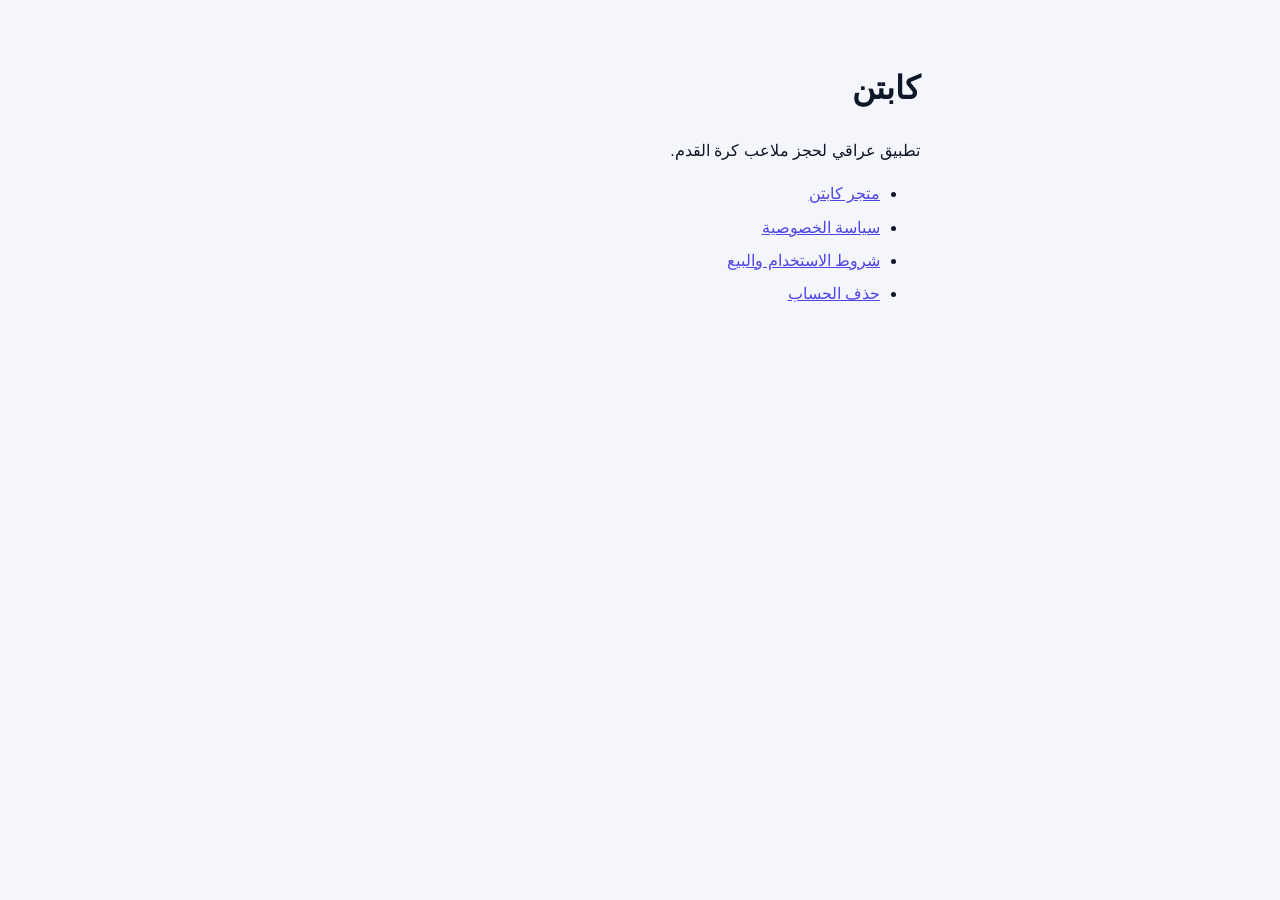
<file: index.html>
<!doctype html>
<html lang="ar" dir="rtl">
<head>
<meta charset="utf-8">
<meta name="viewport" content="width=device-width, initial-scale=1">
<title>كابتن</title>
<style>body{margin:0;font:16px/1.7 "Segoe UI",Tahoma,sans-serif;background:#F4F6FB;color:#0F172A}main{max-width:560px;margin:0 auto;padding:40px 16px}a{color:#4F46E5}li{margin:6px 0}@media(prefers-color-scheme:dark){body{background:#0B1020;color:#F1F5F9}a{color:#A5B4FC}}</style>
</head>
<body>
<main>
<h1>كابتن</h1>
<p>تطبيق عراقي لحجز ملاعب كرة القدم.</p>
<ul>
<li><a href="shop/">متجر كابتن</a></li>
<li><a href="privacy/">سياسة الخصوصية</a></li>
<li><a href="terms/">شروط الاستخدام والبيع</a></li>
<li><a href="delete-account/">حذف الحساب</a></li>
</ul>
</main>
</body>
</html>
</file>
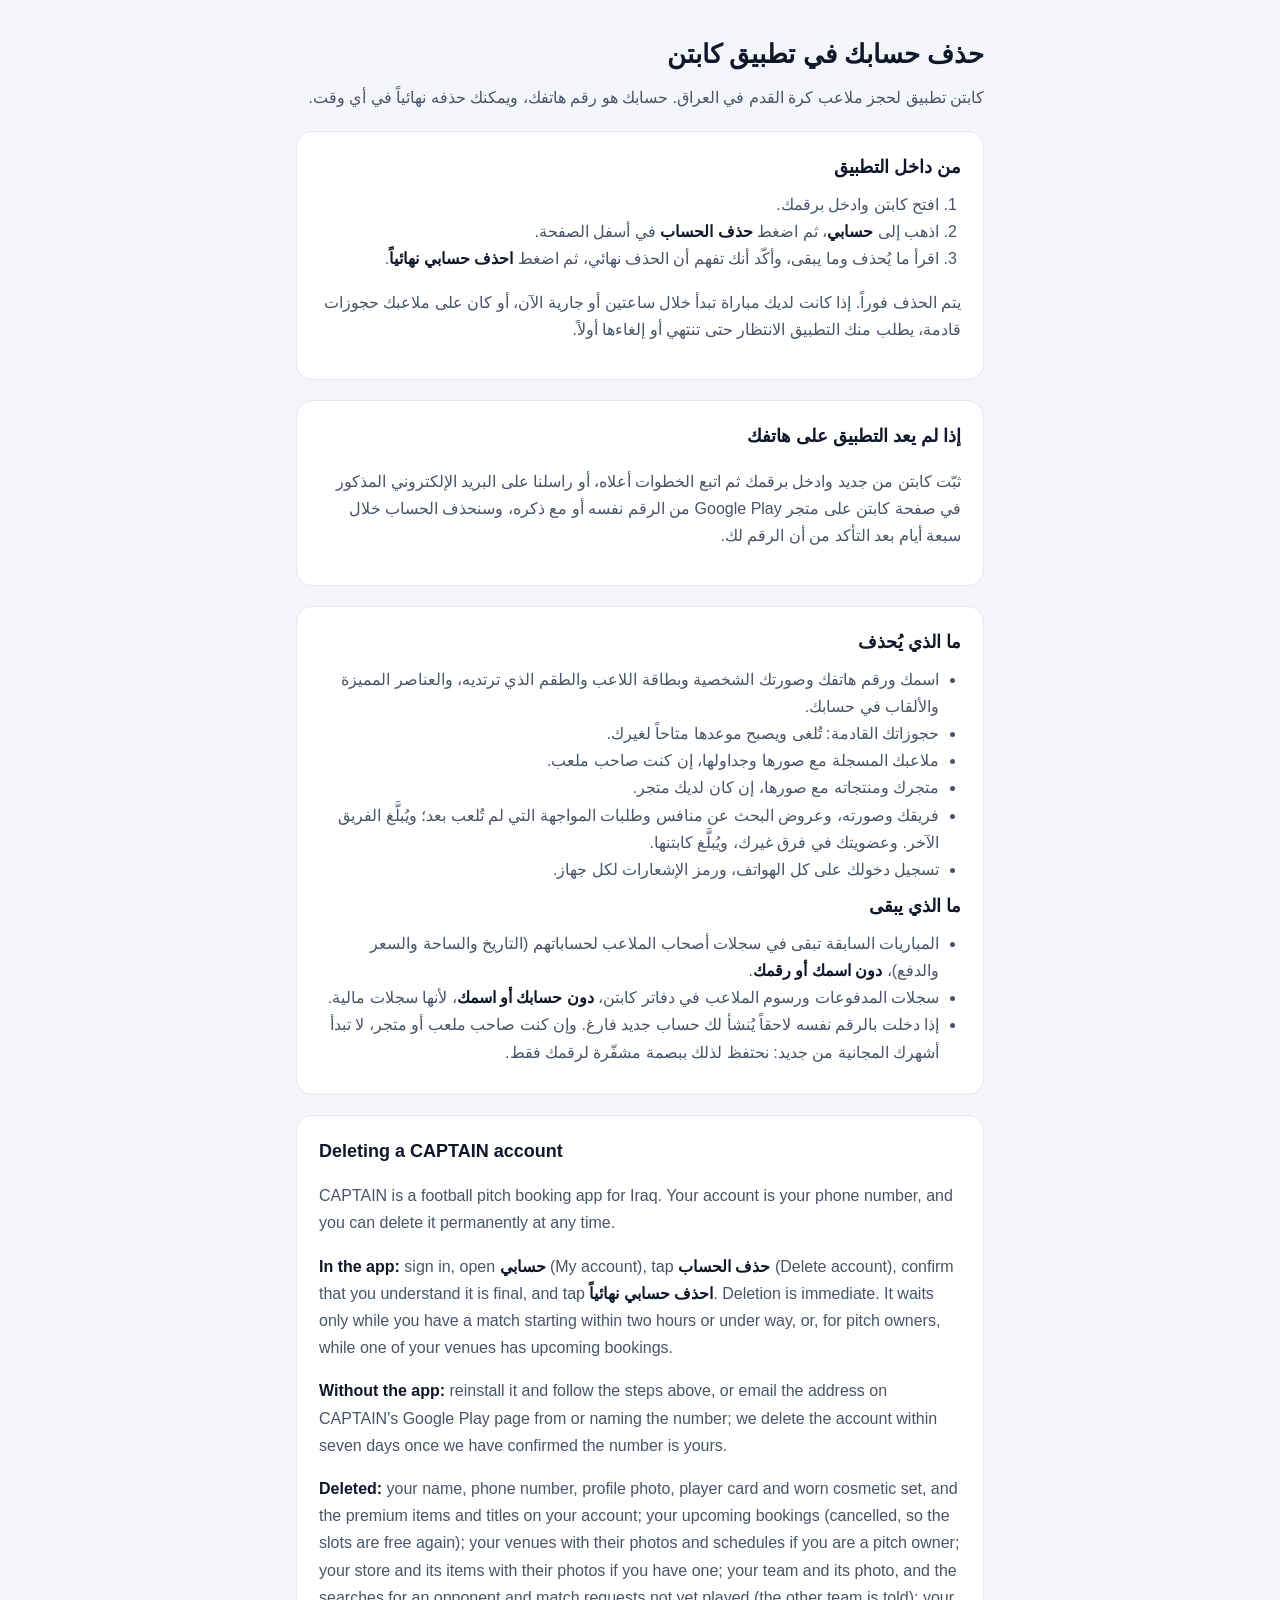
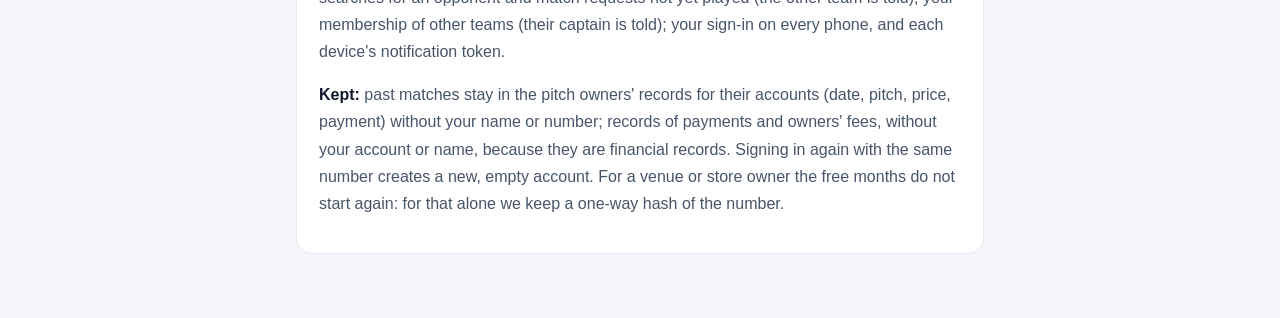
<file: delete-account/index.html>
<!doctype html>
<html lang="ar" dir="rtl">
<head>
<meta charset="utf-8">
<meta name="viewport" content="width=device-width, initial-scale=1">
<title>حذف حساب كابتن · Delete a CAPTAIN account</title>
<style>
  :root { --ink: #0F172A; --muted: #475569; --line: #E2E8F0; --brand: #4F46E5; --bg: #F4F6FB; --card: #FFFFFF; }
  @media (prefers-color-scheme: dark) { :root { --ink: #F1F5F9; --muted: #A5B4CF; --line: #24304D; --brand: #A5B4FC; --bg: #0B1020; --card: #121A33; } }
  * { box-sizing: border-box; }
  body { margin: 0; background: var(--bg); color: var(--ink); font: 16px/1.7 "IBM Plex Sans Arabic", "Segoe UI", Tahoma, sans-serif; }
  main { max-width: 720px; margin: 0 auto; padding: 32px 16px 64px; }
  section { background: var(--card); border: 1px solid var(--line); border-radius: 16px; padding: 20px 22px; margin-top: 20px; }
  h1 { font-size: 26px; margin: 0; }
  h2 { font-size: 18px; margin: 0 0 8px; }
  p, li { color: var(--muted); }
  ol, ul { padding-inline-start: 22px; margin: 8px 0; }
  strong { color: var(--ink); }
  [lang="en"] { direction: ltr; text-align: left; }
  .lead { margin-top: 8px; }
</style>
</head>
<body>
<main>
  <h1>حذف حسابك في تطبيق كابتن</h1>
  <p class="lead">كابتن تطبيق لحجز ملاعب كرة القدم في العراق. حسابك هو رقم هاتفك، ويمكنك حذفه نهائياً في أي وقت.</p>

  <section>
    <h2>من داخل التطبيق</h2>
    <ol>
      <li>افتح كابتن وادخل برقمك.</li>
      <li>اذهب إلى <strong>حسابي</strong>، ثم اضغط <strong>حذف الحساب</strong> في أسفل الصفحة.</li>
      <li>اقرأ ما يُحذف وما يبقى، وأكّد أنك تفهم أن الحذف نهائي، ثم اضغط <strong>احذف حسابي نهائياً</strong>.</li>
    </ol>
    <p>يتم الحذف فوراً. إذا كانت لديك مباراة تبدأ خلال ساعتين أو جارية الآن، أو كان على ملاعبك حجوزات قادمة، يطلب منك التطبيق الانتظار حتى تنتهي أو إلغاءها أولاً.</p>
  </section>

  <section>
    <h2>إذا لم يعد التطبيق على هاتفك</h2>
    <p>ثبّت كابتن من جديد وادخل برقمك ثم اتبع الخطوات أعلاه، أو راسلنا على البريد الإلكتروني المذكور في صفحة كابتن على متجر Google Play من الرقم نفسه أو مع ذكره، وسنحذف الحساب خلال سبعة أيام بعد التأكد من أن الرقم لك.</p>
  </section>

  <section>
    <h2>ما الذي يُحذف</h2>
    <ul>
      <li>اسمك ورقم هاتفك وصورتك الشخصية وبطاقة اللاعب والطقم الذي ترتديه، والعناصر المميزة والألقاب في حسابك.</li>
      <li>حجوزاتك القادمة: تُلغى ويصبح موعدها متاحاً لغيرك.</li>
      <li>ملاعبك المسجلة مع صورها وجداولها، إن كنت صاحب ملعب.</li>
      <li>متجرك ومنتجاته مع صورها، إن كان لديك متجر.</li>
      <li>فريقك وصورته، وعروض البحث عن منافس وطلبات المواجهة التي لم تُلعب بعد؛ ويُبلَّغ الفريق الآخر. وعضويتك في فرق غيرك، ويُبلَّغ كابتنها.</li>
      <li>تسجيل دخولك على كل الهواتف، ورمز الإشعارات لكل جهاز.</li>
    </ul>
    <h2>ما الذي يبقى</h2>
    <ul>
      <li>المباريات السابقة تبقى في سجلات أصحاب الملاعب لحساباتهم (التاريخ والساحة والسعر والدفع)، <strong>دون اسمك أو رقمك</strong>.</li>
      <li>سجلات المدفوعات ورسوم الملاعب في دفاتر كابتن، <strong>دون حسابك أو اسمك</strong>، لأنها سجلات مالية.</li>
      <li>إذا دخلت بالرقم نفسه لاحقاً يُنشأ لك حساب جديد فارغ. وإن كنت صاحب ملعب أو متجر، لا تبدأ أشهرك المجانية من جديد: نحتفظ لذلك ببصمة مشفّرة لرقمك فقط.</li>
    </ul>
  </section>

  <section lang="en">
    <h2>Deleting a CAPTAIN account</h2>
    <p>CAPTAIN is a football pitch booking app for Iraq. Your account is your phone number, and you can delete it permanently at any time.</p>
    <p><strong>In the app:</strong> sign in, open <strong>حسابي</strong> (My account), tap <strong>حذف الحساب</strong> (Delete account), confirm that you understand it is final, and tap <strong>احذف حسابي نهائياً</strong>. Deletion is immediate. It waits only while you have a match starting within two hours or under way, or, for pitch owners, while one of your venues has upcoming bookings.</p>
    <p><strong>Without the app:</strong> reinstall it and follow the steps above, or email the address on CAPTAIN's Google Play page from or naming the number; we delete the account within seven days once we have confirmed the number is yours.</p>
    <p><strong>Deleted:</strong> your name, phone number, profile photo, player card and worn cosmetic set, and the premium items and titles on your account; your upcoming bookings (cancelled, so the slots are free again); your venues with their photos and schedules if you are a pitch owner; your store and its items with their photos if you have one; your team and its photo, and the searches for an opponent and match requests not yet played (the other team is told); your membership of other teams (their captain is told); your sign-in on every phone, and each device's notification token.</p>
    <p><strong>Kept:</strong> past matches stay in the pitch owners' records for their accounts (date, pitch, price, payment) without your name or number; records of payments and owners' fees, without your account or name, because they are financial records. Signing in again with the same number creates a new, empty account. For a venue or store owner the free months do not start again: for that alone we keep a one-way hash of the number.</p>
  </section>
</main>
</body>
</html>
</file>
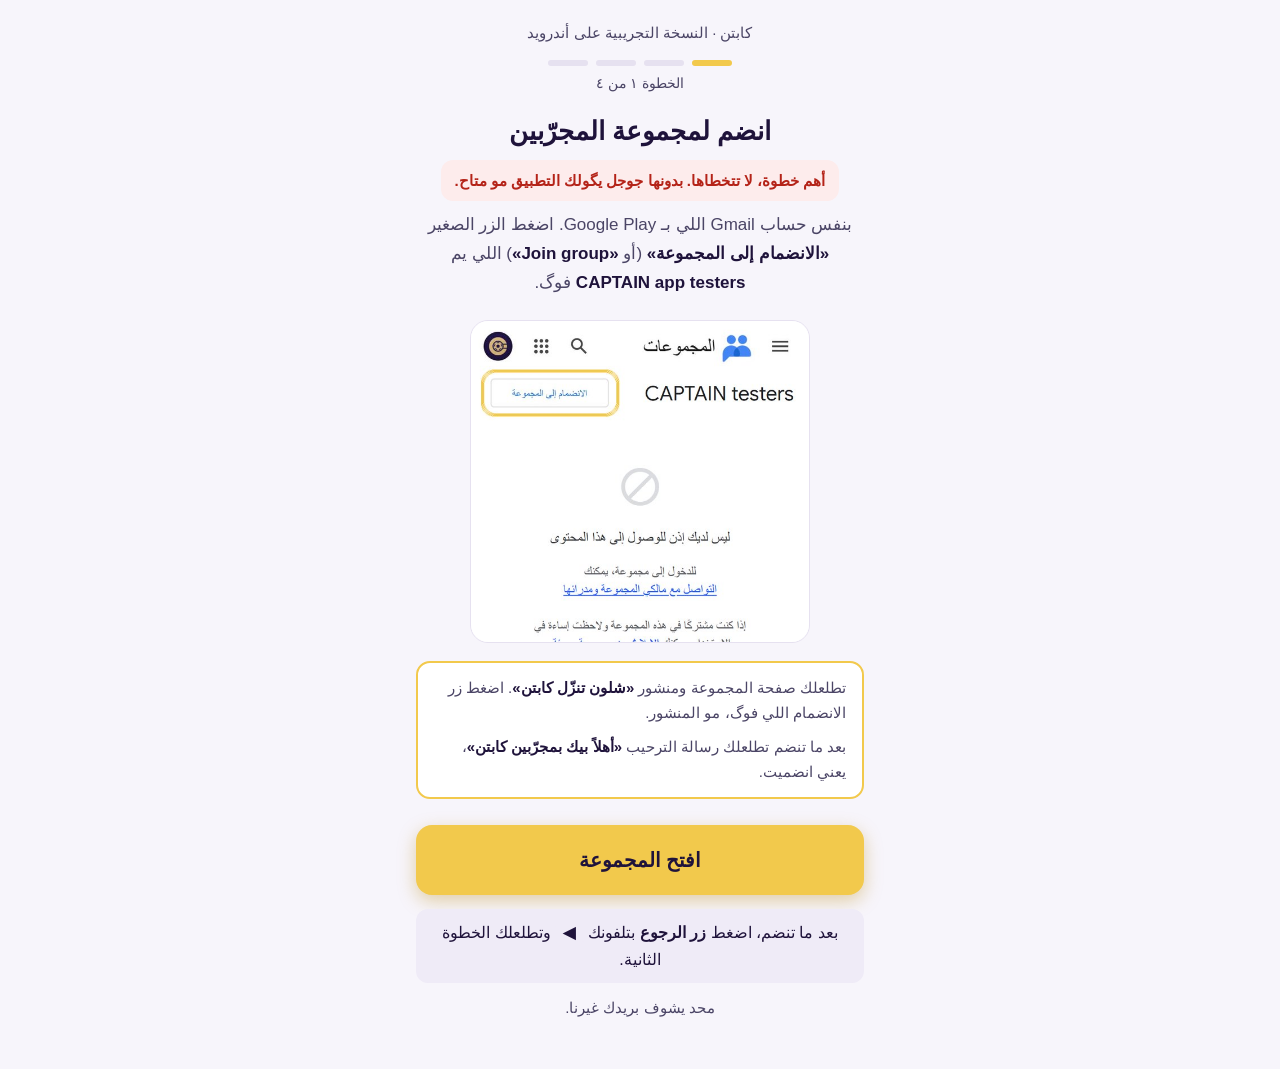
<file: join/index.html>
<!doctype html>
<html lang="ar" dir="rtl">
<head>
<meta charset="utf-8">
<meta name="viewport" content="width=device-width, initial-scale=1">
<title>جرّب كابتن · CAPTAIN test</title>
<meta name="description" content="النسخة التجريبية من كابتن مفتوحة على أندرويد. أربع خطوات وتدخل.">
<style>
  :root { --ink: #1F133B; --muted: #4B4566; --line: #E6E1F0; --gold: #8A6508; --gold-ink: #1F133B; --gold-bg: #F2C94C; --bg: #F7F5FB; --card: #FFFFFF; --soft: #EFEBF7; --blue: #0B57D0; }
  @media (prefers-color-scheme: dark) { :root { --ink: #F5F1FF; --muted: #B9B1D3; --line: #3A2D60; --gold: #F2C94C; --bg: #1F133B; --card: #281A4A; --soft: #33245A; } }
  * { box-sizing: border-box; }
  html, body { margin: 0; }
  body { background: var(--bg); color: var(--ink); font: 17px/1.7 "IBM Plex Sans Arabic", "Segoe UI", Tahoma, sans-serif; }
  main { max-width: 480px; margin: 0 auto; padding: 20px 16px 48px; min-height: 100svh; display: flex; flex-direction: column; }
  .brand { color: var(--muted); font-size: 15px; text-align: center; margin: 0; }
  .progress { display: flex; gap: 8px; justify-content: center; margin: 14px 0 6px; }
  .progress span { width: 40px; height: 6px; border-radius: 3px; background: var(--line); }
  .progress span.on { background: var(--gold-bg); }
  .count { text-align: center; color: var(--muted); font-size: 14px; margin: 0; }
  section { display: none; flex: 1; flex-direction: column; text-align: center; padding-top: 18px; }
  section.show { display: flex; }
  h1 { font-size: 26px; line-height: 1.4; margin: 0; }
  .lead { color: var(--muted); margin: 10px 0 0; }
  .lead b { color: var(--ink); }
  .pic { margin: 22px auto 0; width: 100%; max-width: 340px; border-radius: 18px; border: 1px solid var(--line); background: var(--card); overflow: hidden; }
  .pic img { display: block; width: 100%; height: auto; }
  .go { display: block; width: 100%; margin: 26px 0 0; padding: 18px 20px; border: 0; border-radius: 16px; background: var(--gold-bg); color: var(--gold-ink); font: inherit; font-size: 20px; font-weight: 700; text-decoration: none; text-align: center; box-shadow: 0 6px 18px rgba(184, 134, 11, .35); cursor: pointer; }
  .after { color: var(--muted); font-size: 15px; margin: 12px 0 0; }
  details { margin-top: 22px; text-align: start; background: var(--card); border: 1px solid var(--line); border-radius: 14px; padding: 12px 16px; color: var(--muted); font-size: 15px; }
  details summary { cursor: pointer; color: var(--ink); font-weight: 600; }
  details p { margin: 8px 0 0; }
  .back { margin-top: auto; padding-top: 24px; background: none; border: 0; color: var(--muted); font: inherit; font-size: 15px; text-decoration: underline; cursor: pointer; }
  a { color: var(--gold); }
  [lang="en"] { direction: ltr; unicode-bidi: isolate; white-space: nowrap; }
  .app-icon { display: block; margin: 8px auto 18px; border-radius: 22px; box-shadow: 0 8px 24px rgba(0, 0, 0, .25); }
  .done-mark { margin: 26px auto 0; width: 84px; height: 84px; border-radius: 50%; background: var(--gold-bg); display: grid; place-items: center; }
  .note { margin-top: 22px; text-align: start; color: var(--muted); font-size: 15px; }
  .note p { margin: 0; }
  .note p + p { margin-top: 8px; }
  .note b { color: var(--ink); }
  .must { margin: 10px auto 0; padding: 8px 14px; border-radius: 12px; background: #FDECEC; color: #B42318; font-size: 15px; font-weight: 700; }
  .note-box, .warn-box { margin-top: 18px; text-align: start; border-radius: 14px; padding: 12px 16px; font-size: 15px; }
  .note-box { background: var(--card); border: 2px solid var(--gold-bg); color: var(--muted); }
  .warn-box { background: #FDECEC; border: 2px solid #F4B4B4; color: #6B1D1D; }
  .note-box p, .warn-box p { margin: 0; }
  .note-box p + p, .warn-box p + p { margin-top: 8px; }
  .note-box b { color: var(--ink); }
  .warn-box b { color: #B42318; }
  .back-strong { margin-top: 10px; padding: 10px 16px; border: 0; border-radius: 12px; background: #B42318; color: #fff; font: inherit; font-size: 15px; font-weight: 700; cursor: pointer; }
  .point-up { display: flex; justify-content: space-between; margin: -12px -4px 0; color: var(--gold); font-size: 34px; font-weight: 700; line-height: 1; }
  .point-up span { animation: nudge 1.1s ease-in-out infinite; }
  @keyframes nudge { 50% { transform: translateY(-8px); } }
  @media (prefers-reduced-motion: reduce) { .point-up span { animation: none; } }
  .steps { margin: 20px 0 0; padding: 14px 18px 14px 14px; padding-inline-start: 34px; text-align: start; background: var(--card); border: 2px solid var(--gold-bg); border-radius: 14px; font-size: 18px; }
  .steps { list-style-type: arabic-indic; }
  .steps li + li { margin-top: 8px; }
  .steps.flash { animation: flash .9s ease-in-out 2; }
  @keyframes flash { 50% { box-shadow: 0 0 0 6px var(--gold-bg); } }
  .key { display: inline-block; min-width: 1.8em; padding: 0 6px; border-radius: 8px; background: var(--soft); font-weight: 700; text-align: center; }
  #open-chrome { margin-top: 18px; font-size: 18px; }
  .back-hint { margin: 14px 0 0; padding: 10px 14px; border-radius: 12px; background: var(--soft); color: var(--ink); font-size: 16px; }
  .copy { margin-top: 12px; padding: 14px 16px; border: 2px solid var(--line); border-radius: 14px; background: var(--card); color: var(--ink); font: inherit; font-size: 16px; font-weight: 600; cursor: pointer; }
  .link-box { margin-top: 10px; width: 100%; padding: 10px 12px; border: 1px solid var(--line); border-radius: 10px; background: var(--card); color: var(--ink); font: 14px/1.4 monospace; direction: ltr; }
  @media (prefers-color-scheme: dark) { .must, .warn-box { background: #3A1A1F; color: #FFD7D7; } .warn-box { border-color: #7A2E36; } .warn-box b { color: #FF9C9C; } }
</style>
</head>
<body>
<main>
  <p class="brand">كابتن · النسخة التجريبية على أندرويد</p>
  <div class="progress" aria-hidden="true"><span></span><span></span><span></span><span></span></div>
  <p class="count" id="count"></p>

  <!-- shown instead of the steps inside Facebook, Instagram, TikTok and other apps' own browsers, where Google often refuses sign-in -->
  <!-- TikTok's own browser on Android ignores the Chrome button (26 Nov: visitors tapped it up to 9 times),
       so its ⋯ menu is the main way out here, the button is a try, and copying the link is the last resort -->
  <section data-step="browser">
    <div class="point-up" aria-hidden="true"><span>↑</span><span>↑</span></div>
    <h1>افتحها بـ Chrome أول</h1>
    <p class="lead">انت فاتحها من داخل تطبيق (تيك توك، فيسبوك، إنستغرام). جوجل ما يخلّيك تسجّل دخول هنا.</p>
    <ol class="steps" id="menu-steps">
      <li>اضغط <b>النقاط الثلاث</b> <span class="key">⋯</span> فوگ بزاوية الشاشة</li>
      <li>اختار <b>«فتح في المتصفح»</b> أو «<span lang="en">Open in browser</span>»</li>
    </ol>
    <a class="go" id="open-chrome" href="https://itsm0000.github.io/captain-legal/join/">أو جرّب هذا الزر</a>
    <p class="after" id="chrome-failed" hidden><b>الزر ما فتح Chrome؟</b> عادي، تيك توك يمنعه أحياناً. استعمل النقاط الثلاث فوگ ↑ أو انسخ الرابط.</p>
    <button class="copy" type="button" id="copy-link">انسخ الرابط وافتحه بـ Chrome</button>
    <p class="after" id="copied" hidden>انتسخ ✓ افتح Chrome، اضغط على شريط العنوان فوگ، والصق.</p>
    <input class="link-box" id="link-box" readonly hidden aria-label="رابط صفحة التجربة">
    <button class="back" type="button" data-goto="resume">أكمل هنا على كل حال</button>
  </section>

  <section data-step="iphone">
    <h1>التجربة الحين على أندرويد بس</h1>
    <p class="lead">الآيفون بعده. تابعنا على حساباتنا وراح نبلغك أول ما يفتح.</p>
    <button class="back" type="button" data-goto="resume">عندي أندرويد، كمّل</button>
  </section>

  <section data-step="1">
    <h1>انضم لمجموعة المجرّبين</h1>
    <p class="must">أهم خطوة، لا تتخطاها. بدونها جوجل يگولك التطبيق مو متاح.</p>
    <p class="lead">بنفس حساب Gmail اللي بـ Google Play. اضغط الزر الصغير <b>«الانضمام إلى المجموعة»</b> (أو <b>«<span lang="en">Join group</span>»</b>) اللي يم <b>CAPTAIN app testers</b> فوگ.</p>
    <div class="pic"><img src="group-join.jpg" width="600" height="570" alt="صفحة مجموعة المجرّبين بجوجل: زر «الانضمام إلى المجموعة» فوگ يسار"></div>
    <div class="note-box">
      <p>تطلعلك صفحة المجموعة ومنشور <b>«شلون تنزّل كابتن»</b>. اضغط زر الانضمام اللي فوگ، مو المنشور.</p>
      <p>بعد ما تنضم تطلعلك رسالة الترحيب <b>«أهلاً بيك بمجرّبين كابتن»</b>، يعني انضميت.</p>
    </div>
    <a class="go" data-next="2" href="https://groups.google.com/g/captainapp-testers">افتح المجموعة</a>
    <p class="back-hint">بعد ما تنضم، اضغط <b>زر الرجوع</b> بتلفونك <span class="key">◀</span> وتطلعلك الخطوة الثانية.</p>
    <p class="after">محد يشوف بريدك غيرنا.</p>
  </section>

  <section data-step="2">
    <h1>فعّل التجربة</h1>
    <p class="lead">اضغط الزر الأزرق <b>«<span lang="en">Become a tester</span>»</b> أو <b>«أصبح مختبِرًا»</b> بآخر الصفحة، وبعدها ارجع هنا.</p>
    <div class="pic"><img src="become-tester.jpg" width="600" height="428" alt="صفحة Google Play للتجربة، والزر الأزرق Become a tester بآخرها"></div>
    <a class="go" data-next="3" href="https://play.google.com/apps/testing/com.captain.football">افتح صفحة التجربة</a>
    <p class="back-hint">بعد ما تضغطه، اضغط <b>زر الرجوع</b> بتلفونك <span class="key">◀</span> وتطلعلك خطوة التنزيل.</p>
    <div class="warn-box">
      <p><b>طلعتلك «<span lang="en">App not available</span>»؟</b></p>
      <p>يعني حسابك مو بالمجموعة. ارجع للخطوة الأولى واضغط «الانضمام إلى المجموعة»، أو بدّل لنفس الحساب اللي انضميت بيه (صورة حسابك فوگ ← تبديل الحساب).</p>
      <button class="back-strong" type="button" data-goto="1">رجوع للخطوة الأولى</button>
    </div>
  </section>

  <section data-step="3">
    <img class="app-icon" src="icon.png" width="96" height="96" alt="أيقونة كابتن">
    <h1>نزّل كابتن</h1>
    <p class="lead">الزر يفتح متجر Google Play على صفحة كابتن. اضغط <b>«تثبيت»</b>.</p>
    <a class="go" id="install" data-next="4" href="https://play.google.com/store/apps/details?id=com.captain.football">نزّل من Google Play</a>
    <p class="after">بعد التثبيت ارجع لهنا للخطوة الأخيرة.</p>
    <details>
      <summary>المتجر يگول «لم يتم العثور على العنصر» أو التطبيق مو متاح</summary>
      <p>إذا هسه ضغطت «<span lang="en">Become a tester</span>»: جوجل ياخذ كم دقيقة حتى يفعّل التجربة لحسابك. انتظر شوية واضغط الزر مرة ثانية.</p>
      <p>إذا بقت: يعني ما انضميت للمجموعة، أو Google Play فاتح بحساب ثاني. ارجع للخطوة الأولى بنفس الحساب.</p>
    </details>
    <button class="back" type="button" data-goto="2">رجوع للخطوة الثانية</button>
  </section>

  <section data-step="4">
    <div class="done-mark" aria-hidden="true">
      <svg width="44" height="44" viewBox="0 0 24 24" fill="none" stroke="#1F133B" stroke-width="2.6" stroke-linecap="round" stroke-linejoin="round"><path d="M20 6 9 17l-5-5"/></svg>
    </div>
    <h1 style="margin-top:18px">افتح كابتن وادخل</h1>
    <p class="lead">اضغط <b>«الدخول بحساب Google»</b> بنفس الحساب. لا رمز ولا كلمة مرور، ورقمك ينطلب بس من تحجز أول مرة.</p>
    <div class="note">
      <p><b>خلّيه بهاتفك ١٤ يوم.</b> جوجل ما يخلّي تطبيق جديد ينزل للكل إلا إذا جرّبوه ناس ١٤ يوم ورا بعض. افتحه كم مرة: شوف الملاعب، سوّي فريقك، جرّب حجز.</p>
      <p><b>لقيت مشكلة؟</b> راسلنا على أي حساب من حساباتنا، أو على <a href="mailto:captainappofficial@gmail.com">captainappofficial@gmail.com</a>، ويا صورة للشاشة إذا تگدر.</p>
    </div>
    <a class="go" id="install-again" href="https://play.google.com/store/apps/details?id=com.captain.football" style="background:var(--soft);box-shadow:none;color:var(--ink);font-size:17px">ما نزل؟ افتح Google Play مرة ثانية</a>
    <button class="back" type="button" data-goto="1">ابدأ من الأول</button>
  </section>
</main>
<script>
(function () {
  var KEY = "captain-join-step";
  var ua = navigator.userAgent || "";
  var android = /Android/i.test(ua);
  var iphone = /iPhone|iPad|iPod/i.test(ua);
  // apps' own browsers: Facebook, Messenger, Instagram, TikTok, Snapchat, X, LINE, and Android WebViews ("; wv)")
  var inApp = /FBAN|FBAV|FB_IAB|FBIOS|Instagram|musical_ly|TikTok|Bytedance|Snapchat|Twitter|Line\/|; wv\)/i.test(ua);
  var PLAY = "https://play.google.com/store/apps/details?id=com.captain.football";

  function read() { try { return localStorage.getItem(KEY); } catch (e) { return null; } }
  function save(v) { try { localStorage.setItem(KEY, v); } catch (e) {} }

  // The visit counter (supabase/migrations/20261126000000_join_page_counter.sql): a random visit id,
  // the link's ?src= tag, which app's browser this is, the phone kind and the event. Nothing else.
  // The address and key are public by design (docs/shop/config.js); scripts/legal-site.mjs swaps them
  // for captain-test with --backend test.
  var COUNTER = { url: "https://nzkbhyhmsscvvqhqdsdg.supabase.co", key: "sb_publishable_GmAUAD5k5AD3gExaKqfW-Q_PNRVX2kF" };
  var params = new URLSearchParams(location.search);
  function keep(name, fromLink, pattern, make) {
    var v = fromLink && pattern.test(fromLink) ? fromLink : null;
    try { v = v || localStorage.getItem(name); } catch (e) {}
    v = v || make();
    try { localStorage.setItem(name, v); } catch (e) {}
    return v;
  }
  var visit = keep("captain-join-visit", params.get("v"), /^[a-z0-9]{8,32}$/, function () {
    var s = ""; for (var k = 0; k < 16; k++) s += "abcdefghijklmnopqrstuvwxyz0123456789".charAt(Math.floor(Math.random() * 36)); return s;
  });
  var src = keep("captain-join-src", params.get("src") && params.get("src").toLowerCase(), /^[a-z0-9_-]{1,32}$/, function () { return "direct"; });
  var openedIn = /musical_ly|TikTok|Bytedance/i.test(ua) ? "tiktok" : /Instagram/i.test(ua) ? "instagram" : /FBAN|FBAV|FB_IAB|FBIOS/i.test(ua) ? "facebook" : inApp ? "other_app" : "browser";
  var phone = android ? "android" : iphone ? "iphone" : "other";
  function count(event) {
    try {
      fetch(COUNTER.url + "/rest/v1/rpc/log_join_event", {
        method: "POST",
        keepalive: true,
        headers: { "Content-Type": "application/json", apikey: COUNTER.key, Authorization: "Bearer " + COUNTER.key },
        body: JSON.stringify({ p_visit: visit, p_src: src, p_event: event, p_opened_in: openedIn, p_phone: phone }),
      }).catch(function () {});
    } catch (e) {}
  }
  var TAPS = { "open-chrome": "tap_chrome", install: "tap_install", "install-again": "tap_install_again" };

  if (android) {
    // opens the Play Store app itself; the browser falls back to the web page if the store is missing
    var market = "intent://details?id=com.captain.football#Intent;scheme=market;package=com.android.vending;S.browser_fallback_url=" + encodeURIComponent(PLAY) + ";end";
    document.getElementById("install").href = market;
    document.getElementById("install-again").href = market;
    // Chrome gets this visit's id and source, so the counter sees one visit, not two
    var carry = "?src=" + encodeURIComponent(src) + "&v=" + visit;
    document.getElementById("open-chrome").href = "intent://itsm0000.github.io/captain-legal/join/" + carry + "#Intent;scheme=https;package=com.android.chrome;S.browser_fallback_url=" + encodeURIComponent(location.origin + location.pathname + carry) + ";end";
  }

  // the same page for Chrome, carrying this visit's id and source
  var plainLink = "https://itsm0000.github.io/captain-legal/join/?src=" + encodeURIComponent(src) + "&v=" + visit;

  // if the Chrome button left us on this page, the app's browser blocked it: point at the menu and the copy button
  document.getElementById("open-chrome").addEventListener("click", function () {
    setTimeout(function () {
      if (document.visibilityState !== "visible" || !document.querySelector('[data-step="browser"]').classList.contains("show")) return;
      document.getElementById("chrome-failed").hidden = false;
      var steps = document.getElementById("menu-steps");
      steps.classList.remove("flash"); void steps.offsetWidth; steps.classList.add("flash");
      window.scrollTo(0, 0);
    }, 1500);
  });

  document.getElementById("copy-link").addEventListener("click", function () {
    function done() { document.getElementById("copied").hidden = false; }
    function manual() {
      var box = document.getElementById("link-box");
      box.value = plainLink; box.hidden = false; box.focus(); box.select();
      try { if (document.execCommand("copy")) return done(); } catch (e) {}
      document.getElementById("copied").textContent = "انسخ الرابط من المربع، وبعدين افتح Chrome والصقه.";
      done();
    }
    try {
      if (navigator.clipboard && navigator.clipboard.writeText) return navigator.clipboard.writeText(plainLink).then(done, manual);
    } catch (e) {}
    manual();
  });

  var shown = null;
  function show(step) {
    if (String(step) !== shown) count("show_" + step);
    shown = String(step);
    var sections = document.querySelectorAll("section");
    for (var i = 0; i < sections.length; i++) sections[i].classList.toggle("show", sections[i].getAttribute("data-step") === shown);
    var n = Number(shown) || 0;
    var bars = document.querySelectorAll(".progress span");
    for (var j = 0; j < bars.length; j++) bars[j].classList.toggle("on", j < n);
    document.getElementById("count").textContent = n ? "الخطوة " + "١٢٣٤".charAt(n - 1) + " من ٤" : "";
    window.scrollTo(0, 0);
  }

  function stored() {
    var s = read();
    return s === "2" || s === "3" || s === "4" ? s : "1";
  }

  // "carry on anyway" from the Chrome or iPhone screen is remembered for this visit
  function forced() { try { return sessionStorage.getItem("captain-join-forced") === "1"; } catch (e) { return false; } }

  function start() {
    if (!forced() && inApp && !iphone) return show("browser");
    if (!forced() && iphone) return show("iphone");
    show(stored());
  }

  // a step's button saves the next step before leaving; coming back to this tab shows it
  var leftFor = null;
  document.addEventListener("click", function (e) {
    var link = e.target.closest ? e.target.closest("a") : null;
    if (link) {
      var href = link.getAttribute("href") || "";
      var tap = TAPS[link.id] || (/groups\.google/.test(href) ? "tap_group" : /apps\/testing/.test(href) ? "tap_optin" : null);
      if (tap) count(tap);
    }
    var go = e.target.closest ? e.target.closest("[data-next]") : null;
    if (go) { leftFor = go.getAttribute("data-next"); save(leftFor); return; }
    var back = e.target.closest ? e.target.closest("[data-goto]") : null;
    if (back) {
      var to = back.getAttribute("data-goto");
      if (to === "resume") { count("tap_resume"); try { sessionStorage.setItem("captain-join-forced", "1"); } catch (err) {} to = stored(); }
      save(to);
      show(to);
    }
  });
  function cameBack() {
    if (document.visibilityState === "visible" && leftFor && leftFor !== shown) { show(leftFor); leftFor = null; }
  }
  document.addEventListener("visibilitychange", cameBack);
  window.addEventListener("focus", cameBack);
  // back from a page opened in this same tab: the browser may restore this page as it was
  window.addEventListener("pageshow", function (e) { if (e.persisted) { var s = stored(); if (s !== shown && shown !== "browser" && shown !== "iphone") show(s); } });

  count("view");
  start();
})();
</script>
</body>
</html>
</file>
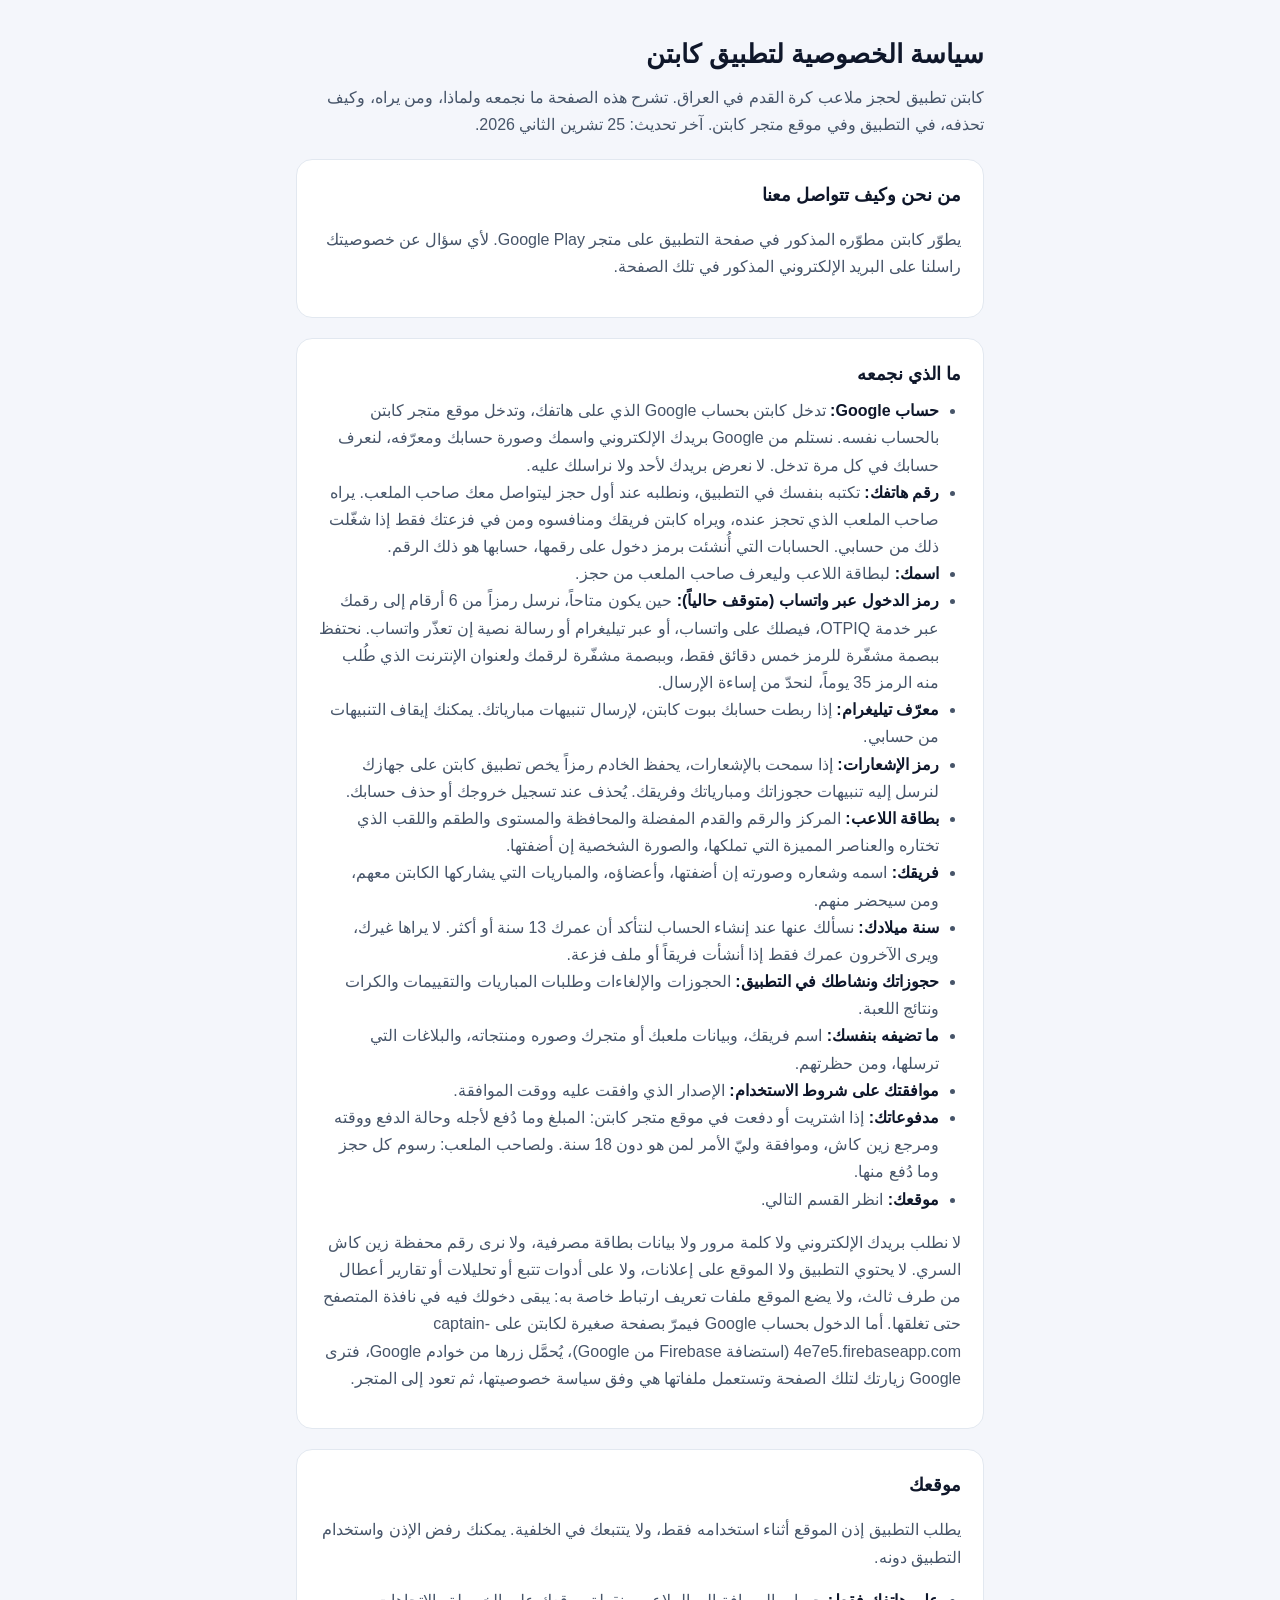
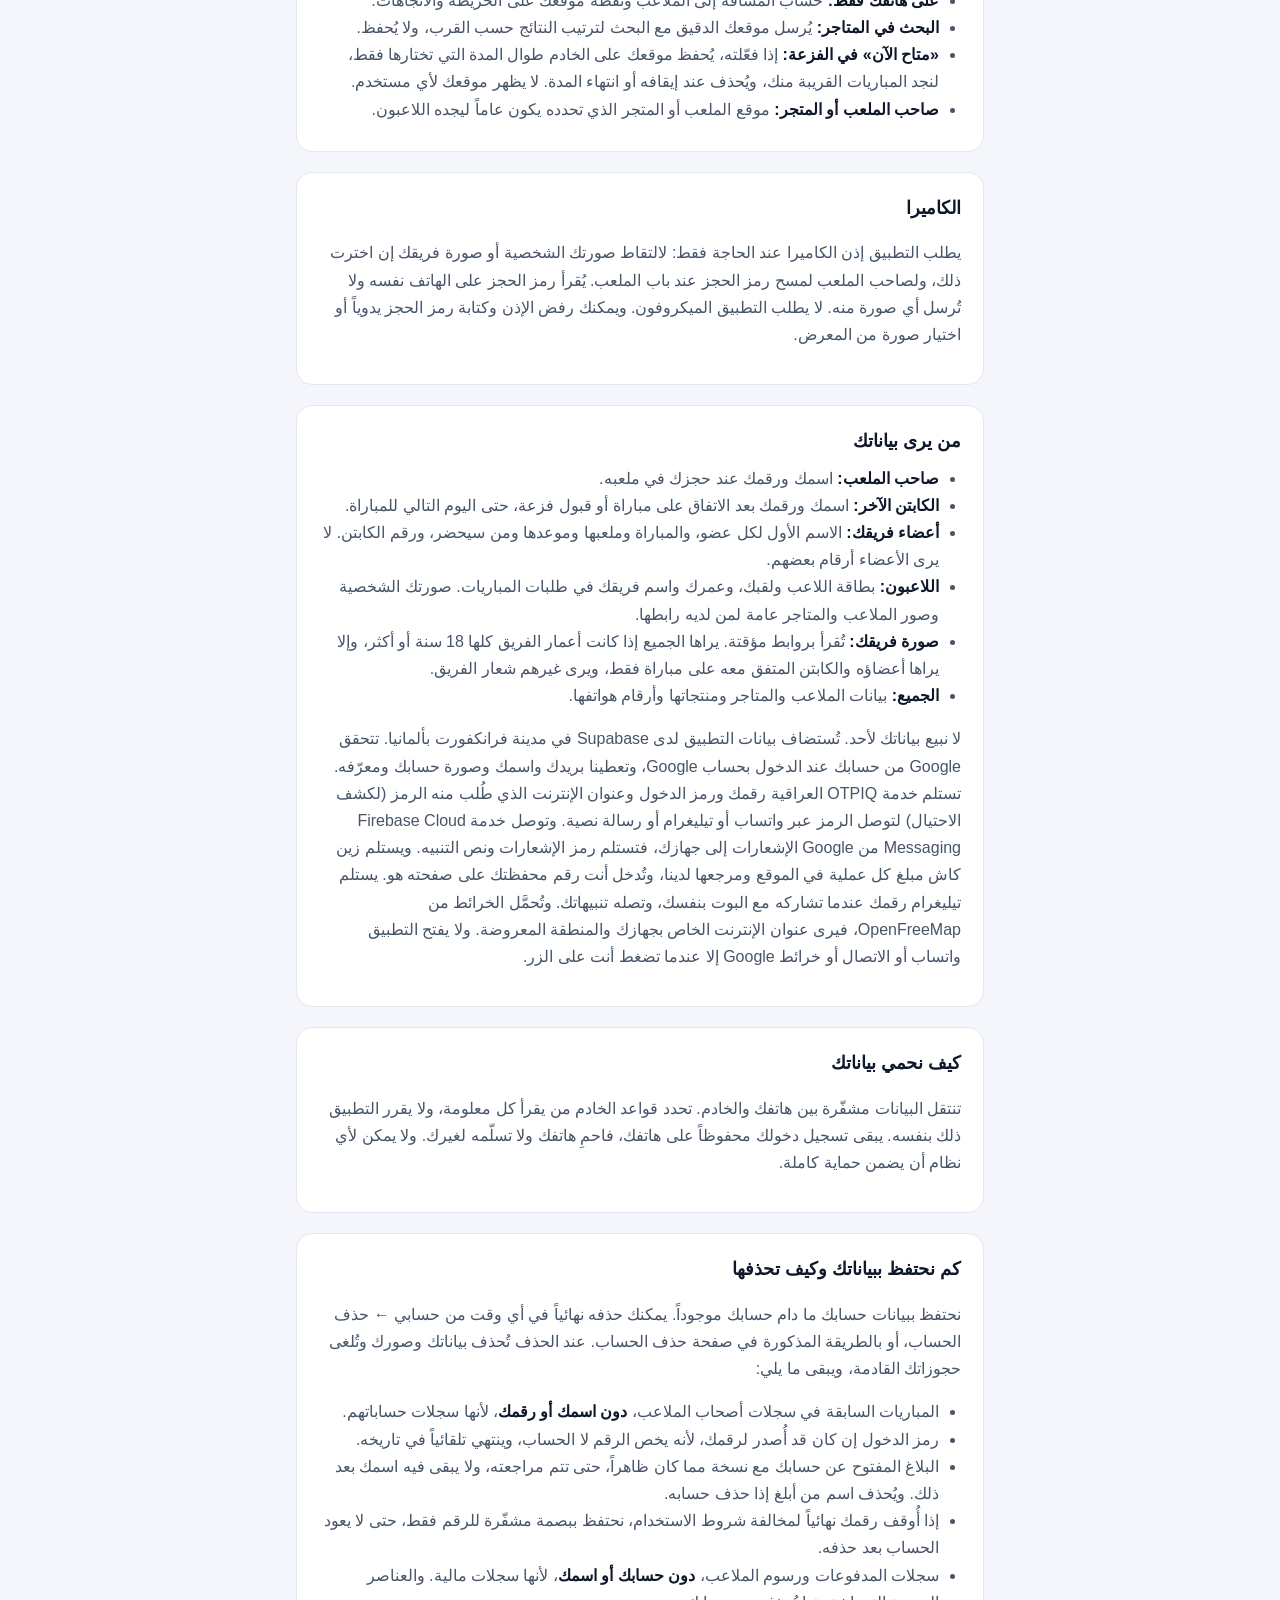
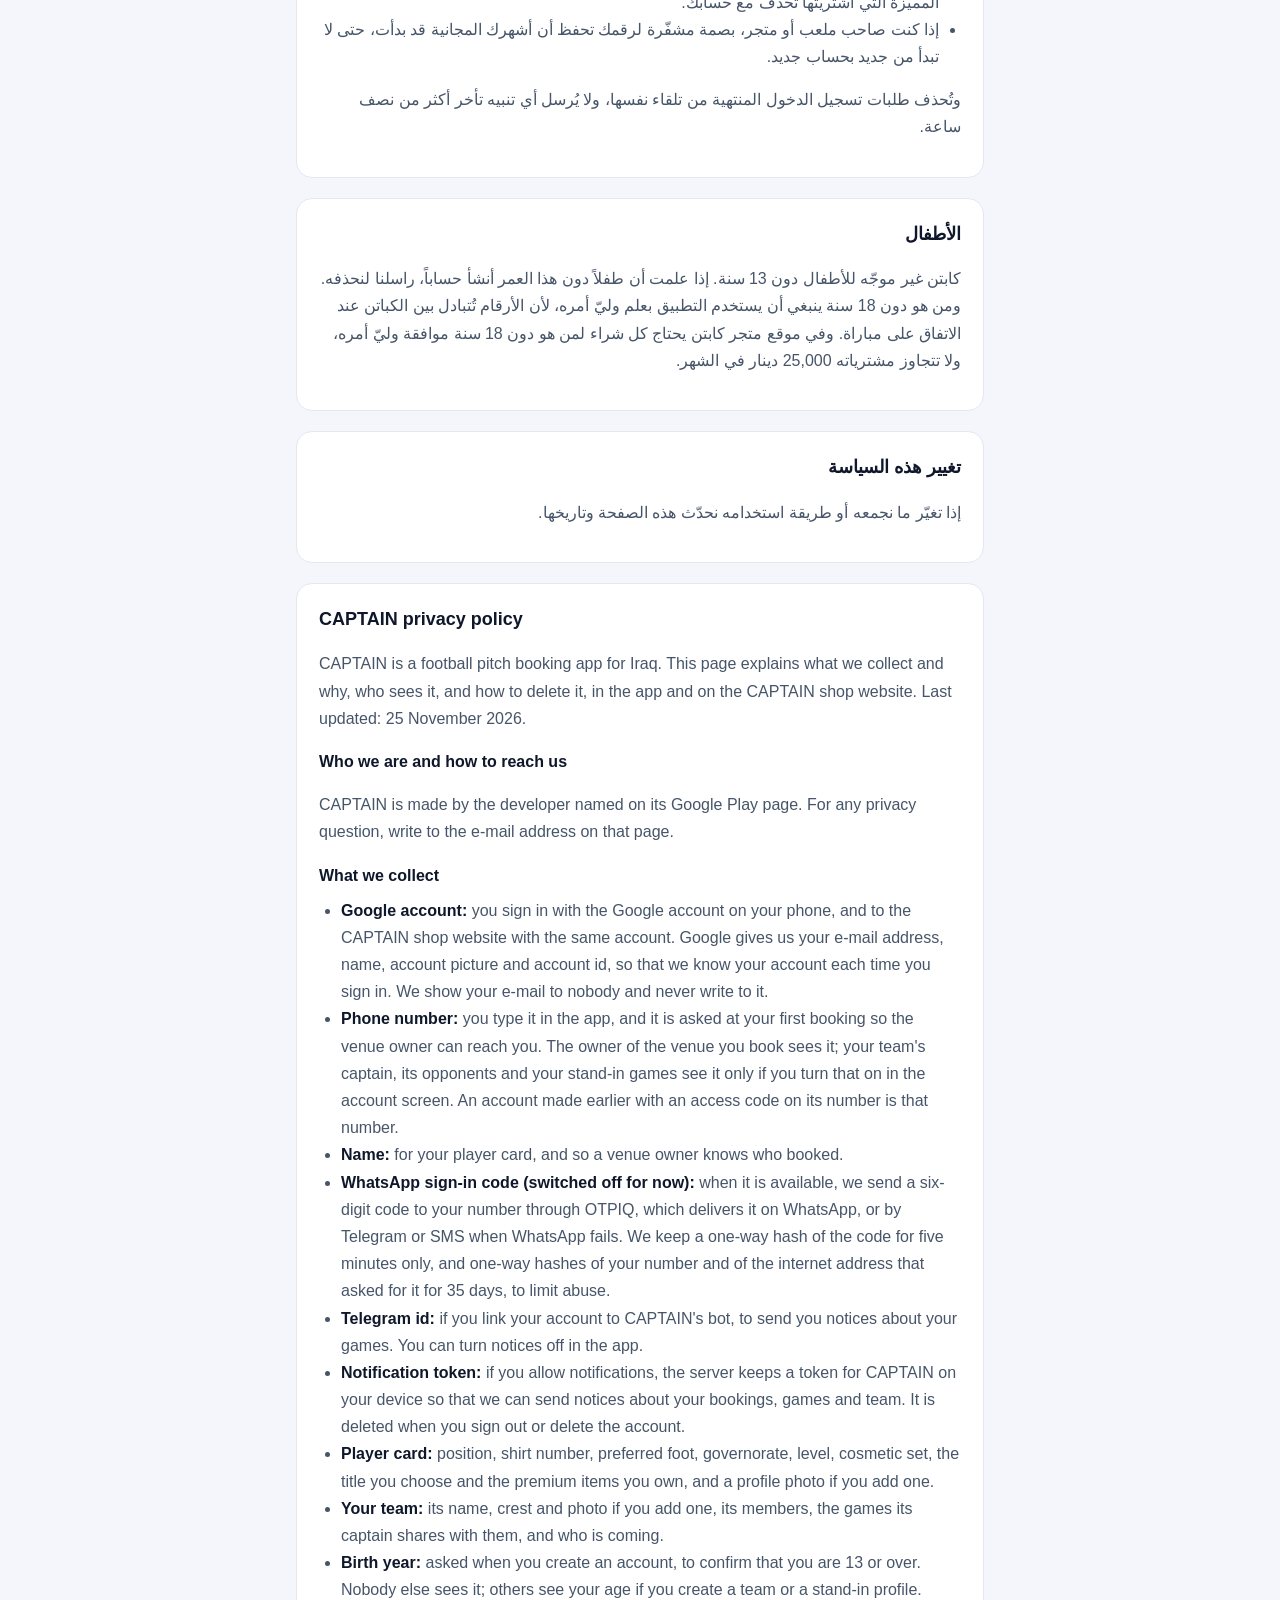
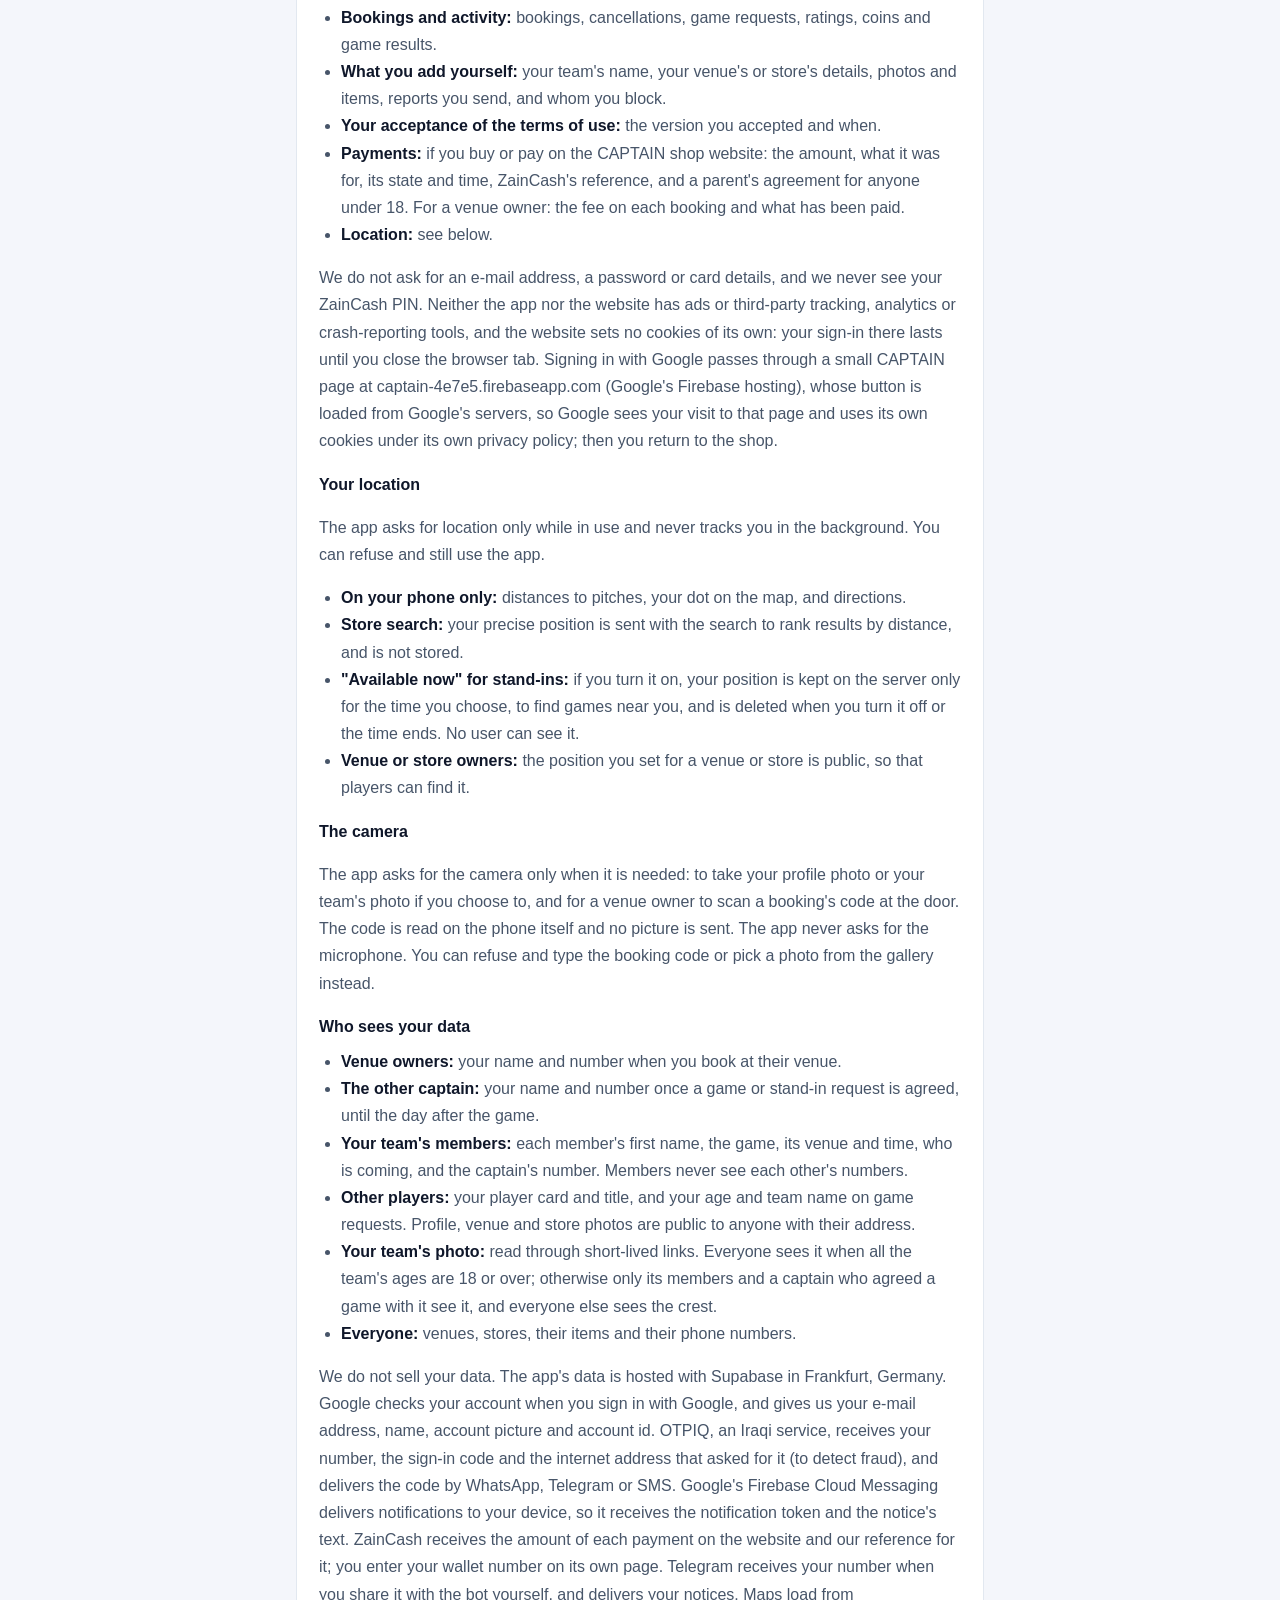
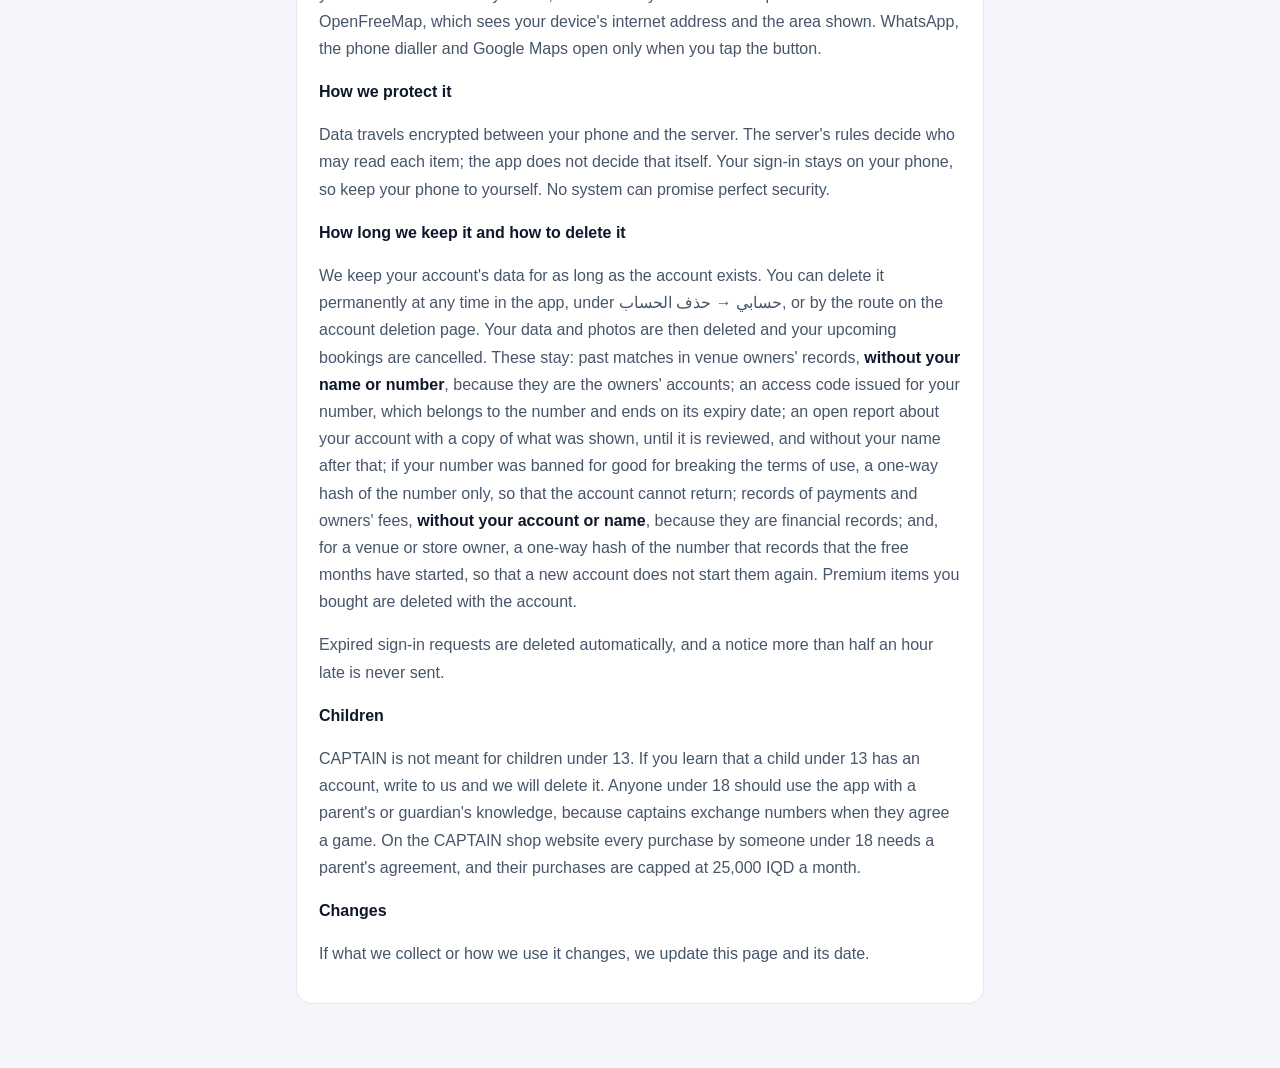
<file: privacy/index.html>
<!doctype html>
<html lang="ar" dir="rtl">
<head>
<meta charset="utf-8">
<meta name="viewport" content="width=device-width, initial-scale=1">
<title>سياسة الخصوصية لتطبيق كابتن · CAPTAIN privacy policy</title>
<style>
  :root { --ink: #0F172A; --muted: #475569; --line: #E2E8F0; --brand: #4F46E5; --bg: #F4F6FB; --card: #FFFFFF; }
  @media (prefers-color-scheme: dark) { :root { --ink: #F1F5F9; --muted: #A5B4CF; --line: #24304D; --brand: #A5B4FC; --bg: #0B1020; --card: #121A33; } }
  * { box-sizing: border-box; }
  body { margin: 0; background: var(--bg); color: var(--ink); font: 16px/1.7 "IBM Plex Sans Arabic", "Segoe UI", Tahoma, sans-serif; }
  main { max-width: 720px; margin: 0 auto; padding: 32px 16px 64px; }
  section { background: var(--card); border: 1px solid var(--line); border-radius: 16px; padding: 20px 22px; margin-top: 20px; }
  h1 { font-size: 26px; margin: 0; }
  h2 { font-size: 18px; margin: 0 0 8px; }
  h3 { font-size: 16px; margin: 16px 0 4px; }
  p, li { color: var(--muted); }
  ol, ul { padding-inline-start: 22px; margin: 8px 0; }
  strong { color: var(--ink); }
  [lang="en"] { direction: ltr; text-align: left; }
  .lead { margin-top: 8px; }
</style>
</head>
<body>
<main>
  <h1>سياسة الخصوصية لتطبيق كابتن</h1>
  <p class="lead">كابتن تطبيق لحجز ملاعب كرة القدم في العراق. تشرح هذه الصفحة ما نجمعه ولماذا، ومن يراه، وكيف تحذفه، في التطبيق وفي موقع متجر كابتن. آخر تحديث: 25 تشرين الثاني 2026.</p>

  <section>
    <h2>من نحن وكيف تتواصل معنا</h2>
    <p>يطوّر كابتن مطوّره المذكور في صفحة التطبيق على متجر Google Play. لأي سؤال عن خصوصيتك راسلنا على البريد الإلكتروني المذكور في تلك الصفحة.</p>
  </section>

  <section>
    <h2>ما الذي نجمعه</h2>
    <ul>
      <li><strong>حساب Google:</strong> تدخل كابتن بحساب Google الذي على هاتفك، وتدخل موقع متجر كابتن بالحساب نفسه. نستلم من Google بريدك الإلكتروني واسمك وصورة حسابك ومعرّفه، لنعرف حسابك في كل مرة تدخل. لا نعرض بريدك لأحد ولا نراسلك عليه.</li>
      <li><strong>رقم هاتفك:</strong> تكتبه بنفسك في التطبيق، ونطلبه عند أول حجز ليتواصل معك صاحب الملعب. يراه صاحب الملعب الذي تحجز عنده، ويراه كابتن فريقك ومنافسوه ومن في فزعتك فقط إذا شغّلت ذلك من حسابي. الحسابات التي أُنشئت برمز دخول على رقمها، حسابها هو ذلك الرقم.</li>
      <li><strong>اسمك:</strong> لبطاقة اللاعب وليعرف صاحب الملعب من حجز.</li>
      <li><strong>رمز الدخول عبر واتساب (متوقف حالياً):</strong> حين يكون متاحاً، نرسل رمزاً من 6 أرقام إلى رقمك عبر خدمة OTPIQ، فيصلك على واتساب، أو عبر تيليغرام أو رسالة نصية إن تعذّر واتساب. نحتفظ ببصمة مشفّرة للرمز خمس دقائق فقط، وببصمة مشفّرة لرقمك ولعنوان الإنترنت الذي طُلب منه الرمز 35 يوماً، لنحدّ من إساءة الإرسال.</li>
      <li><strong>معرّف تيليغرام:</strong> إذا ربطت حسابك ببوت كابتن، لإرسال تنبيهات مبارياتك. يمكنك إيقاف التنبيهات من حسابي.</li>
      <li><strong>رمز الإشعارات:</strong> إذا سمحت بالإشعارات، يحفظ الخادم رمزاً يخص تطبيق كابتن على جهازك لنرسل إليه تنبيهات حجوزاتك ومبارياتك وفريقك. يُحذف عند تسجيل خروجك أو حذف حسابك.</li>
      <li><strong>بطاقة اللاعب:</strong> المركز والرقم والقدم المفضلة والمحافظة والمستوى والطقم واللقب الذي تختاره والعناصر المميزة التي تملكها، والصورة الشخصية إن أضفتها.</li>
      <li><strong>فريقك:</strong> اسمه وشعاره وصورته إن أضفتها، وأعضاؤه، والمباريات التي يشاركها الكابتن معهم، ومن سيحضر منهم.</li>
      <li><strong>سنة ميلادك:</strong> نسألك عنها عند إنشاء الحساب لنتأكد أن عمرك 13 سنة أو أكثر. لا يراها غيرك، ويرى الآخرون عمرك فقط إذا أنشأت فريقاً أو ملف فزعة.</li>
      <li><strong>حجوزاتك ونشاطك في التطبيق:</strong> الحجوزات والإلغاءات وطلبات المباريات والتقييمات والكرات ونتائج اللعبة.</li>
      <li><strong>ما تضيفه بنفسك:</strong> اسم فريقك، وبيانات ملعبك أو متجرك وصوره ومنتجاته، والبلاغات التي ترسلها، ومن حظرتهم.</li>
      <li><strong>موافقتك على شروط الاستخدام:</strong> الإصدار الذي وافقت عليه ووقت الموافقة.</li>
      <li><strong>مدفوعاتك:</strong> إذا اشتريت أو دفعت في موقع متجر كابتن: المبلغ وما دُفع لأجله وحالة الدفع ووقته ومرجع زين كاش، وموافقة وليّ الأمر لمن هو دون 18 سنة. ولصاحب الملعب: رسوم كل حجز وما دُفع منها.</li>
      <li><strong>موقعك:</strong> انظر القسم التالي.</li>
    </ul>
    <p>لا نطلب بريدك الإلكتروني ولا كلمة مرور ولا بيانات بطاقة مصرفية، ولا نرى رقم محفظة زين كاش السري. لا يحتوي التطبيق ولا الموقع على إعلانات، ولا على أدوات تتبع أو تحليلات أو تقارير أعطال من طرف ثالث، ولا يضع الموقع ملفات تعريف ارتباط خاصة به: يبقى دخولك فيه في نافذة المتصفح حتى تغلقها. أما الدخول بحساب Google فيمرّ بصفحة صغيرة لكابتن على captain-4e7e5.firebaseapp.com (استضافة Firebase من Google)، يُحمَّل زرها من خوادم Google، فترى Google زيارتك لتلك الصفحة وتستعمل ملفاتها هي وفق سياسة خصوصيتها، ثم تعود إلى المتجر.</p>
  </section>

  <section>
    <h2>موقعك</h2>
    <p>يطلب التطبيق إذن الموقع أثناء استخدامه فقط، ولا يتتبعك في الخلفية. يمكنك رفض الإذن واستخدام التطبيق دونه.</p>
    <ul>
      <li><strong>على هاتفك فقط:</strong> حساب المسافة إلى الملاعب ونقطة موقعك على الخريطة والاتجاهات.</li>
      <li><strong>البحث في المتاجر:</strong> يُرسل موقعك الدقيق مع البحث لترتيب النتائج حسب القرب، ولا يُحفظ.</li>
      <li><strong>«متاح الآن» في الفزعة:</strong> إذا فعّلته، يُحفظ موقعك على الخادم طوال المدة التي تختارها فقط، لنجد المباريات القريبة منك، ويُحذف عند إيقافه أو انتهاء المدة. لا يظهر موقعك لأي مستخدم.</li>
      <li><strong>صاحب الملعب أو المتجر:</strong> موقع الملعب أو المتجر الذي تحدده يكون عاماً ليجده اللاعبون.</li>
    </ul>
  </section>

  <section>
    <h2>الكاميرا</h2>
    <p>يطلب التطبيق إذن الكاميرا عند الحاجة فقط: لالتقاط صورتك الشخصية أو صورة فريقك إن اخترت ذلك، ولصاحب الملعب لمسح رمز الحجز عند باب الملعب. يُقرأ رمز الحجز على الهاتف نفسه ولا تُرسل أي صورة منه. لا يطلب التطبيق الميكروفون. ويمكنك رفض الإذن وكتابة رمز الحجز يدوياً أو اختيار صورة من المعرض.</p>
  </section>

  <section>
    <h2>من يرى بياناتك</h2>
    <ul>
      <li><strong>صاحب الملعب:</strong> اسمك ورقمك عند حجزك في ملعبه.</li>
      <li><strong>الكابتن الآخر:</strong> اسمك ورقمك بعد الاتفاق على مباراة أو قبول فزعة، حتى اليوم التالي للمباراة.</li>
      <li><strong>أعضاء فريقك:</strong> الاسم الأول لكل عضو، والمباراة وملعبها وموعدها ومن سيحضر، ورقم الكابتن. لا يرى الأعضاء أرقام بعضهم.</li>
      <li><strong>اللاعبون:</strong> بطاقة اللاعب ولقبك، وعمرك واسم فريقك في طلبات المباريات. صورتك الشخصية وصور الملاعب والمتاجر عامة لمن لديه رابطها.</li>
      <li><strong>صورة فريقك:</strong> تُقرأ بروابط مؤقتة. يراها الجميع إذا كانت أعمار الفريق كلها 18 سنة أو أكثر، وإلا يراها أعضاؤه والكابتن المتفق معه على مباراة فقط، ويرى غيرهم شعار الفريق.</li>
      <li><strong>الجميع:</strong> بيانات الملاعب والمتاجر ومنتجاتها وأرقام هواتفها.</li>
    </ul>
    <p>لا نبيع بياناتك لأحد. تُستضاف بيانات التطبيق لدى Supabase في مدينة فرانكفورت بألمانيا. تتحقق Google من حسابك عند الدخول بحساب Google، وتعطينا بريدك واسمك وصورة حسابك ومعرّفه. تستلم خدمة OTPIQ العراقية رقمك ورمز الدخول وعنوان الإنترنت الذي طُلب منه الرمز (لكشف الاحتيال) لتوصل الرمز عبر واتساب أو تيليغرام أو رسالة نصية. وتوصل خدمة Firebase Cloud Messaging من Google الإشعارات إلى جهازك، فتستلم رمز الإشعارات ونص التنبيه. ويستلم زين كاش مبلغ كل عملية في الموقع ومرجعها لدينا، وتُدخل أنت رقم محفظتك على صفحته هو. يستلم تيليغرام رقمك عندما تشاركه مع البوت بنفسك، وتصله تنبيهاتك. وتُحمَّل الخرائط من OpenFreeMap، فيرى عنوان الإنترنت الخاص بجهازك والمنطقة المعروضة. ولا يفتح التطبيق واتساب أو الاتصال أو خرائط Google إلا عندما تضغط أنت على الزر.</p>
  </section>

  <section>
    <h2>كيف نحمي بياناتك</h2>
    <p>تنتقل البيانات مشفّرة بين هاتفك والخادم. تحدد قواعد الخادم من يقرأ كل معلومة، ولا يقرر التطبيق ذلك بنفسه. يبقى تسجيل دخولك محفوظاً على هاتفك، فاحمِ هاتفك ولا تسلّمه لغيرك. ولا يمكن لأي نظام أن يضمن حماية كاملة.</p>
  </section>

  <section>
    <h2>كم نحتفظ ببياناتك وكيف تحذفها</h2>
    <p>نحتفظ ببيانات حسابك ما دام حسابك موجوداً. يمكنك حذفه نهائياً في أي وقت من حسابي ← حذف الحساب، أو بالطريقة المذكورة في صفحة حذف الحساب. عند الحذف تُحذف بياناتك وصورك وتُلغى حجوزاتك القادمة، ويبقى ما يلي:</p>
    <ul>
      <li>المباريات السابقة في سجلات أصحاب الملاعب، <strong>دون اسمك أو رقمك</strong>، لأنها سجلات حساباتهم.</li>
      <li>رمز الدخول إن كان قد أُصدر لرقمك، لأنه يخص الرقم لا الحساب، وينتهي تلقائياً في تاريخه.</li>
      <li>البلاغ المفتوح عن حسابك مع نسخة مما كان ظاهراً، حتى تتم مراجعته، ولا يبقى فيه اسمك بعد ذلك. ويُحذف اسم من أبلغ إذا حذف حسابه.</li>
      <li>إذا أُوقف رقمك نهائياً لمخالفة شروط الاستخدام، نحتفظ ببصمة مشفّرة للرقم فقط، حتى لا يعود الحساب بعد حذفه.</li>
      <li>سجلات المدفوعات ورسوم الملاعب، <strong>دون حسابك أو اسمك</strong>، لأنها سجلات مالية. والعناصر المميزة التي اشتريتها تُحذف مع حسابك.</li>
      <li>إذا كنت صاحب ملعب أو متجر، بصمة مشفّرة لرقمك تحفظ أن أشهرك المجانية قد بدأت، حتى لا تبدأ من جديد بحساب جديد.</li>
    </ul>
    <p>وتُحذف طلبات تسجيل الدخول المنتهية من تلقاء نفسها، ولا يُرسل أي تنبيه تأخر أكثر من نصف ساعة.</p>
  </section>

  <section>
    <h2>الأطفال</h2>
    <p>كابتن غير موجّه للأطفال دون 13 سنة. إذا علمت أن طفلاً دون هذا العمر أنشأ حساباً، راسلنا لنحذفه. ومن هو دون 18 سنة ينبغي أن يستخدم التطبيق بعلم وليّ أمره، لأن الأرقام تُتبادل بين الكباتن عند الاتفاق على مباراة. وفي موقع متجر كابتن يحتاج كل شراء لمن هو دون 18 سنة موافقة وليّ أمره، ولا تتجاوز مشترياته 25,000 دينار في الشهر.</p>
  </section>

  <section>
    <h2>تغيير هذه السياسة</h2>
    <p>إذا تغيّر ما نجمعه أو طريقة استخدامه نحدّث هذه الصفحة وتاريخها.</p>
  </section>

  <section lang="en">
    <h2>CAPTAIN privacy policy</h2>
    <p>CAPTAIN is a football pitch booking app for Iraq. This page explains what we collect and why, who sees it, and how to delete it, in the app and on the CAPTAIN shop website. Last updated: 25 November 2026.</p>
    <h3>Who we are and how to reach us</h3>
    <p>CAPTAIN is made by the developer named on its Google Play page. For any privacy question, write to the e-mail address on that page.</p>
    <h3>What we collect</h3>
    <ul>
      <li><strong>Google account:</strong> you sign in with the Google account on your phone, and to the CAPTAIN shop website with the same account. Google gives us your e-mail address, name, account picture and account id, so that we know your account each time you sign in. We show your e-mail to nobody and never write to it.</li>
      <li><strong>Phone number:</strong> you type it in the app, and it is asked at your first booking so the venue owner can reach you. The owner of the venue you book sees it; your team's captain, its opponents and your stand-in games see it only if you turn that on in the account screen. An account made earlier with an access code on its number is that number.</li>
      <li><strong>Name:</strong> for your player card, and so a venue owner knows who booked.</li>
      <li><strong>WhatsApp sign-in code (switched off for now):</strong> when it is available, we send a six-digit code to your number through OTPIQ, which delivers it on WhatsApp, or by Telegram or SMS when WhatsApp fails. We keep a one-way hash of the code for five minutes only, and one-way hashes of your number and of the internet address that asked for it for 35 days, to limit abuse.</li>
      <li><strong>Telegram id:</strong> if you link your account to CAPTAIN's bot, to send you notices about your games. You can turn notices off in the app.</li>
      <li><strong>Notification token:</strong> if you allow notifications, the server keeps a token for CAPTAIN on your device so that we can send notices about your bookings, games and team. It is deleted when you sign out or delete the account.</li>
      <li><strong>Player card:</strong> position, shirt number, preferred foot, governorate, level, cosmetic set, the title you choose and the premium items you own, and a profile photo if you add one.</li>
      <li><strong>Your team:</strong> its name, crest and photo if you add one, its members, the games its captain shares with them, and who is coming.</li>
      <li><strong>Birth year:</strong> asked when you create an account, to confirm that you are 13 or over. Nobody else sees it; others see your age if you create a team or a stand-in profile.</li>
      <li><strong>Bookings and activity:</strong> bookings, cancellations, game requests, ratings, coins and game results.</li>
      <li><strong>What you add yourself:</strong> your team's name, your venue's or store's details, photos and items, reports you send, and whom you block.</li>
      <li><strong>Your acceptance of the terms of use:</strong> the version you accepted and when.</li>
      <li><strong>Payments:</strong> if you buy or pay on the CAPTAIN shop website: the amount, what it was for, its state and time, ZainCash's reference, and a parent's agreement for anyone under 18. For a venue owner: the fee on each booking and what has been paid.</li>
      <li><strong>Location:</strong> see below.</li>
    </ul>
    <p>We do not ask for an e-mail address, a password or card details, and we never see your ZainCash PIN. Neither the app nor the website has ads or third-party tracking, analytics or crash-reporting tools, and the website sets no cookies of its own: your sign-in there lasts until you close the browser tab. Signing in with Google passes through a small CAPTAIN page at captain-4e7e5.firebaseapp.com (Google's Firebase hosting), whose button is loaded from Google's servers, so Google sees your visit to that page and uses its own cookies under its own privacy policy; then you return to the shop.</p>
    <h3>Your location</h3>
    <p>The app asks for location only while in use and never tracks you in the background. You can refuse and still use the app.</p>
    <ul>
      <li><strong>On your phone only:</strong> distances to pitches, your dot on the map, and directions.</li>
      <li><strong>Store search:</strong> your precise position is sent with the search to rank results by distance, and is not stored.</li>
      <li><strong>"Available now" for stand-ins:</strong> if you turn it on, your position is kept on the server only for the time you choose, to find games near you, and is deleted when you turn it off or the time ends. No user can see it.</li>
      <li><strong>Venue or store owners:</strong> the position you set for a venue or store is public, so that players can find it.</li>
    </ul>
    <h3>The camera</h3>
    <p>The app asks for the camera only when it is needed: to take your profile photo or your team's photo if you choose to, and for a venue owner to scan a booking's code at the door. The code is read on the phone itself and no picture is sent. The app never asks for the microphone. You can refuse and type the booking code or pick a photo from the gallery instead.</p>
    <h3>Who sees your data</h3>
    <ul>
      <li><strong>Venue owners:</strong> your name and number when you book at their venue.</li>
      <li><strong>The other captain:</strong> your name and number once a game or stand-in request is agreed, until the day after the game.</li>
      <li><strong>Your team's members:</strong> each member's first name, the game, its venue and time, who is coming, and the captain's number. Members never see each other's numbers.</li>
      <li><strong>Other players:</strong> your player card and title, and your age and team name on game requests. Profile, venue and store photos are public to anyone with their address.</li>
      <li><strong>Your team's photo:</strong> read through short-lived links. Everyone sees it when all the team's ages are 18 or over; otherwise only its members and a captain who agreed a game with it see it, and everyone else sees the crest.</li>
      <li><strong>Everyone:</strong> venues, stores, their items and their phone numbers.</li>
    </ul>
    <p>We do not sell your data. The app's data is hosted with Supabase in Frankfurt, Germany. Google checks your account when you sign in with Google, and gives us your e-mail address, name, account picture and account id. OTPIQ, an Iraqi service, receives your number, the sign-in code and the internet address that asked for it (to detect fraud), and delivers the code by WhatsApp, Telegram or SMS. Google's Firebase Cloud Messaging delivers notifications to your device, so it receives the notification token and the notice's text. ZainCash receives the amount of each payment on the website and our reference for it; you enter your wallet number on its own page. Telegram receives your number when you share it with the bot yourself, and delivers your notices. Maps load from OpenFreeMap, which sees your device's internet address and the area shown. WhatsApp, the phone dialler and Google Maps open only when you tap the button.</p>
    <h3>How we protect it</h3>
    <p>Data travels encrypted between your phone and the server. The server's rules decide who may read each item; the app does not decide that itself. Your sign-in stays on your phone, so keep your phone to yourself. No system can promise perfect security.</p>
    <h3>How long we keep it and how to delete it</h3>
    <p>We keep your account's data for as long as the account exists. You can delete it permanently at any time in the app, under حسابي → حذف الحساب, or by the route on the account deletion page. Your data and photos are then deleted and your upcoming bookings are cancelled. These stay: past matches in venue owners' records, <strong>without your name or number</strong>, because they are the owners' accounts; an access code issued for your number, which belongs to the number and ends on its expiry date; an open report about your account with a copy of what was shown, until it is reviewed, and without your name after that; if your number was banned for good for breaking the terms of use, a one-way hash of the number only, so that the account cannot return; records of payments and owners' fees, <strong>without your account or name</strong>, because they are financial records; and, for a venue or store owner, a one-way hash of the number that records that the free months have started, so that a new account does not start them again. Premium items you bought are deleted with the account.</p>
    <p>Expired sign-in requests are deleted automatically, and a notice more than half an hour late is never sent.</p>
    <h3>Children</h3>
    <p>CAPTAIN is not meant for children under 13. If you learn that a child under 13 has an account, write to us and we will delete it. Anyone under 18 should use the app with a parent's or guardian's knowledge, because captains exchange numbers when they agree a game. On the CAPTAIN shop website every purchase by someone under 18 needs a parent's agreement, and their purchases are capped at 25,000 IQD a month.</p>
    <h3>Changes</h3>
    <p>If what we collect or how we use it changes, we update this page and its date.</p>
  </section>
</main>
</body>
</html>
</file>
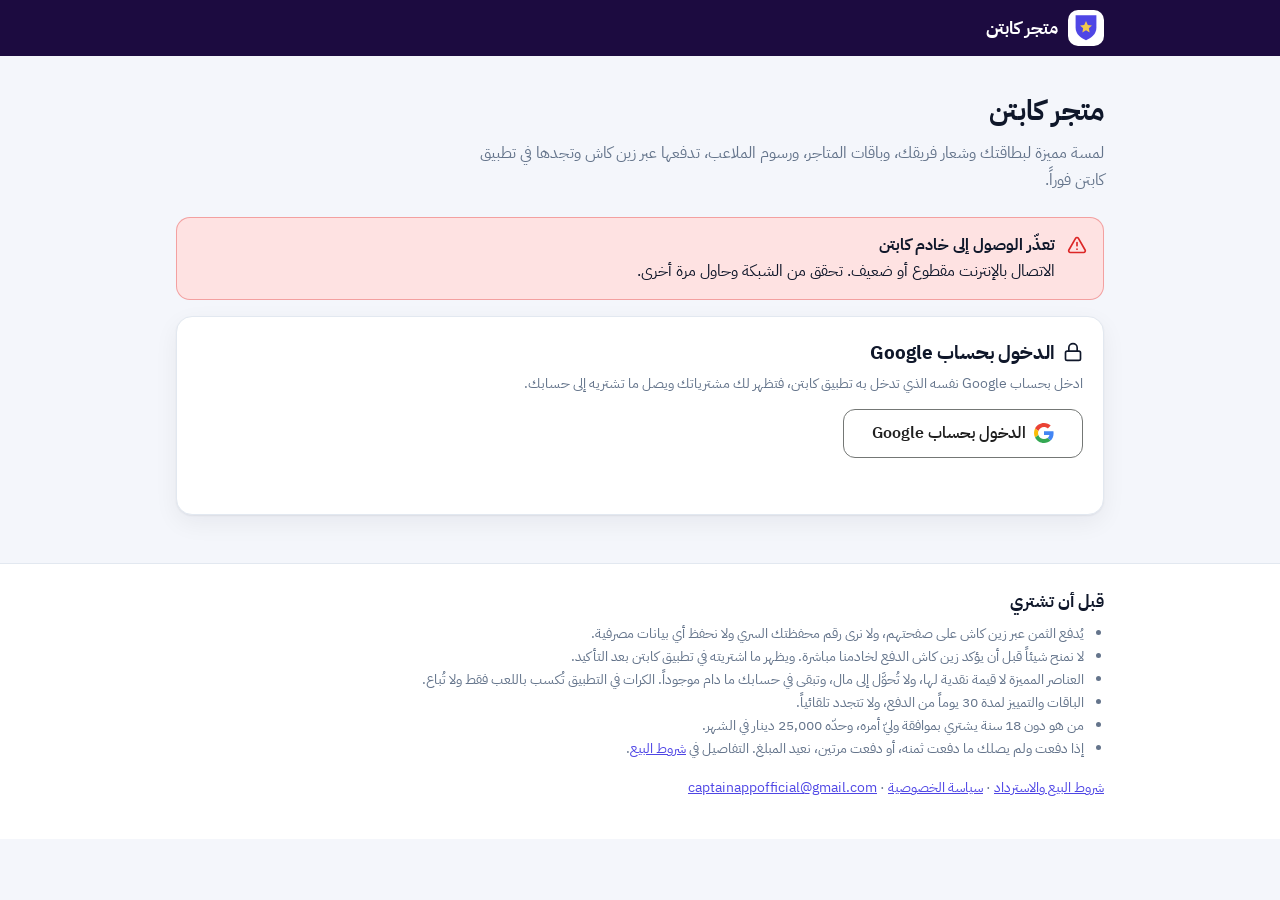
<file: shop/index.html>
<!doctype html>
<html lang="ar" dir="rtl">
<head>
<meta charset="utf-8">
<meta name="viewport" content="width=device-width, initial-scale=1">
<meta http-equiv="Content-Security-Policy" content="default-src 'none'; script-src 'self'; style-src 'self'; font-src 'self'; img-src 'self' data:; media-src 'self'; connect-src https://nzkbhyhmsscvvqhqdsdg.supabase.co; form-action 'none'; base-uri 'none'">
<meta name="referrer" content="no-referrer">
<meta name="description" content="متجر كابتن: عناصر مميزة لبطاقة اللاعب وشعار الفريق، وباقات المتاجر، ورسوم الملاعب، عبر زين كاش.">
<title>متجر كابتن</title>
<link rel="stylesheet" href="shop.css">
<script type="module" src="shop.js"></script>
</head>
<body>
<header class="top">
  <div class="top-in">
    <a class="brand" href="./" aria-label="متجر كابتن">
      <span class="brand-mark" aria-hidden="true">
        <svg viewBox="0 0 100 114" width="26" height="30"><path d="M10 8H90V56C90 80 70 96 50 104C30 96 10 80 10 56Z" fill="currentColor"/><path d="M50 30L57 45L73 47L61 58L64 74L50 66L36 74L39 58L27 47L43 45Z" fill="#F2C94C"/></svg>
      </span>
      <span class="brand-name">متجر كابتن</span>
    </a>
    <div id="account-chip" class="chip-slot"></div>
  </div>
</header>

<main id="app" aria-live="polite">
  <section class="hero">
    <h1>متجر كابتن</h1>
    <p>لمسة مميزة لبطاقتك وشعار فريقك، وباقات المتاجر، ورسوم الملاعب، تدفعها عبر زين كاش وتجدها في تطبيق كابتن فوراً.</p>
  </section>
  <div id="banner"></div>
  <div id="returned"></div>
  <section id="signin" class="card" hidden></section>
  <section id="venue" class="card" hidden></section>
  <section id="shelf"></section>
  <section id="store" class="card" hidden></section>
  <section id="history" class="card" hidden></section>
  <noscript><p class="card">يحتاج متجر كابتن إلى تشغيل JavaScript في متصفحك.</p></noscript>
</main>

<footer class="foot">
  <div class="foot-in">
    <h2>قبل أن تشتري</h2>
    <ul>
      <li>يُدفع الثمن عبر زين كاش على صفحتهم، ولا نرى رقم محفظتك السري ولا نحفظ أي بيانات مصرفية.</li>
      <li>لا نمنح شيئاً قبل أن يؤكد زين كاش الدفع لخادمنا مباشرة. ويظهر ما اشتريته في تطبيق كابتن بعد التأكيد.</li>
      <li>العناصر المميزة لا قيمة نقدية لها، ولا تُحوَّل إلى مال، وتبقى في حسابك ما دام موجوداً. الكرات في التطبيق تُكسب باللعب فقط ولا تُباع.</li>
      <li>الباقات والتمييز لمدة 30 يوماً من الدفع، ولا تتجدد تلقائياً.</li>
      <li>من هو دون 18 سنة يشتري بموافقة وليّ أمره، وحدّه 25,000 دينار في الشهر.</li>
      <li>إذا دفعت ولم يصلك ما دفعت ثمنه، أو دفعت مرتين، نعيد المبلغ. التفاصيل في <a href="../terms/#shop">شروط البيع</a>.</li>
    </ul>
    <p class="foot-links"><a href="../terms/#shop">شروط البيع والاسترداد</a> · <a href="../privacy/">سياسة الخصوصية</a> · <a id="contact" href="mailto:captainappofficial@gmail.com">captainappofficial@gmail.com</a></p>
  </div>
</footer>

<dialog id="buy" aria-labelledby="buy-title"></dialog>
</body>
</html>
</file>
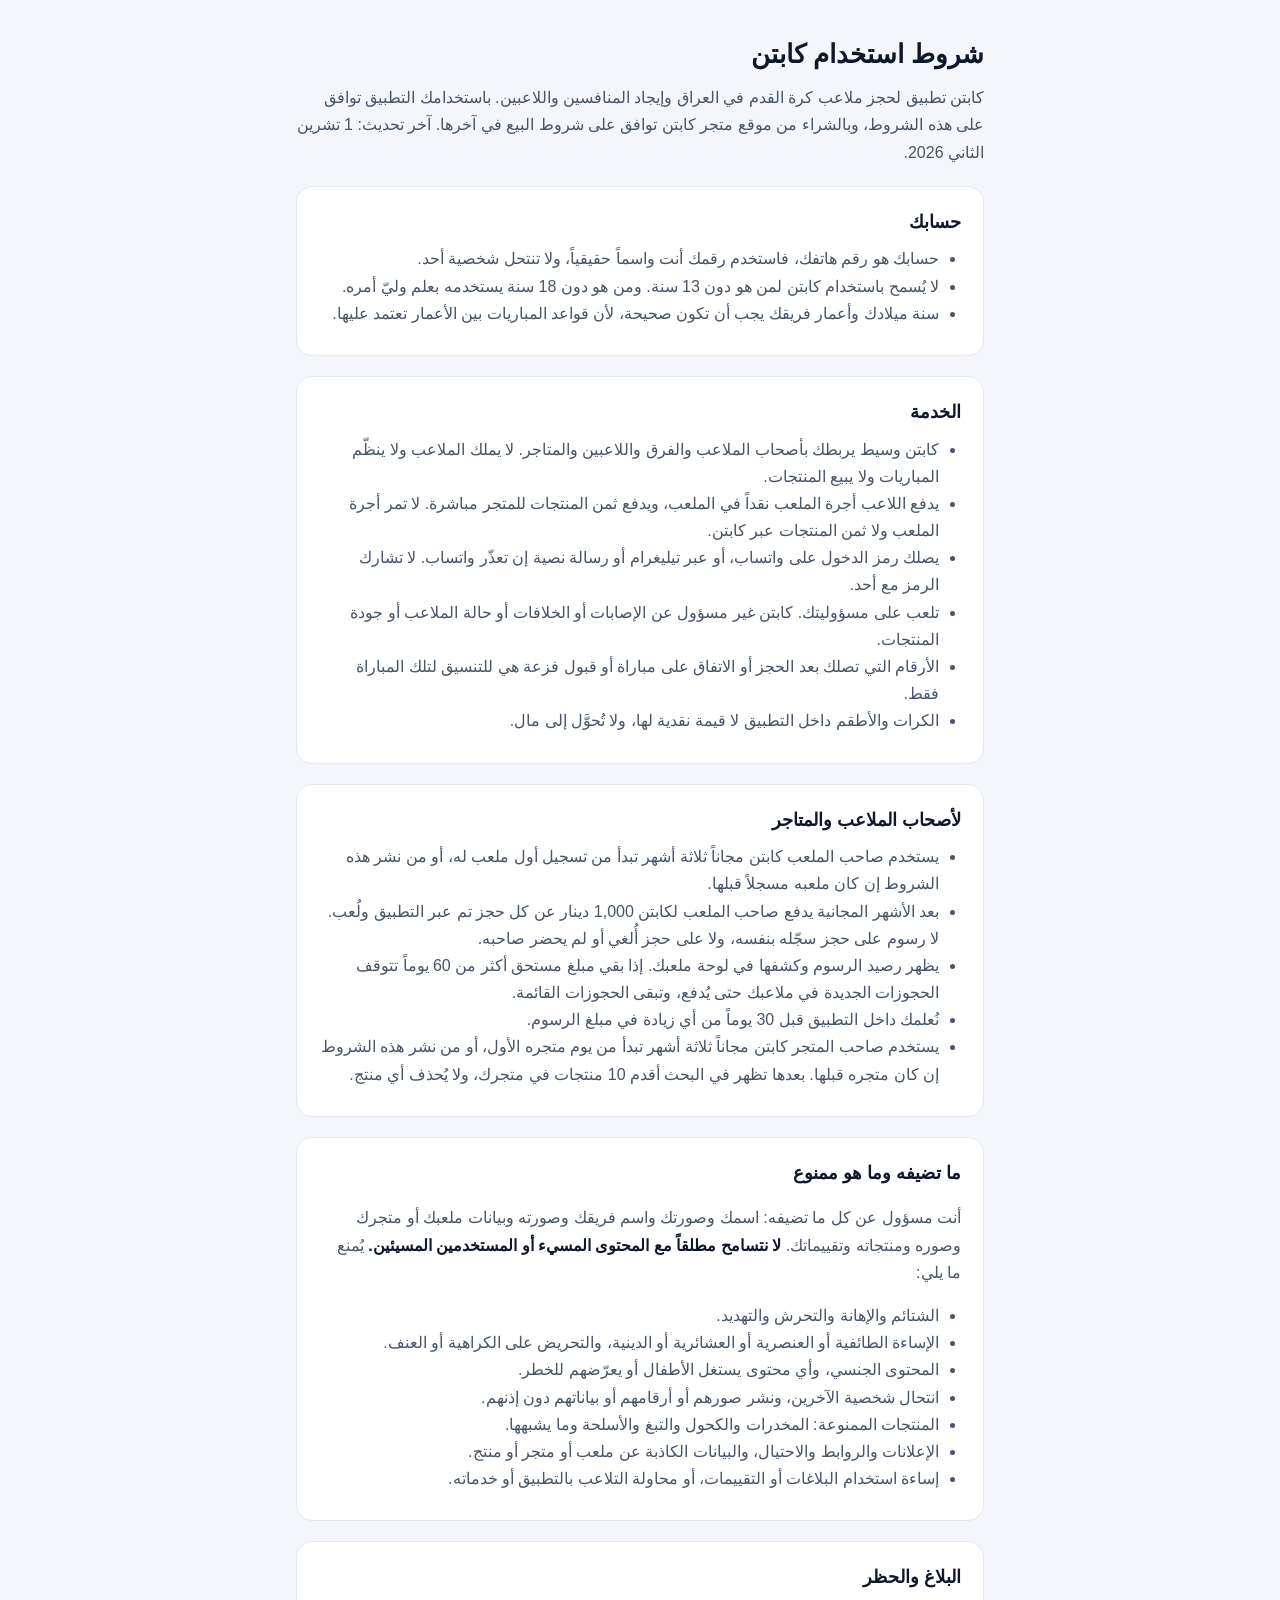
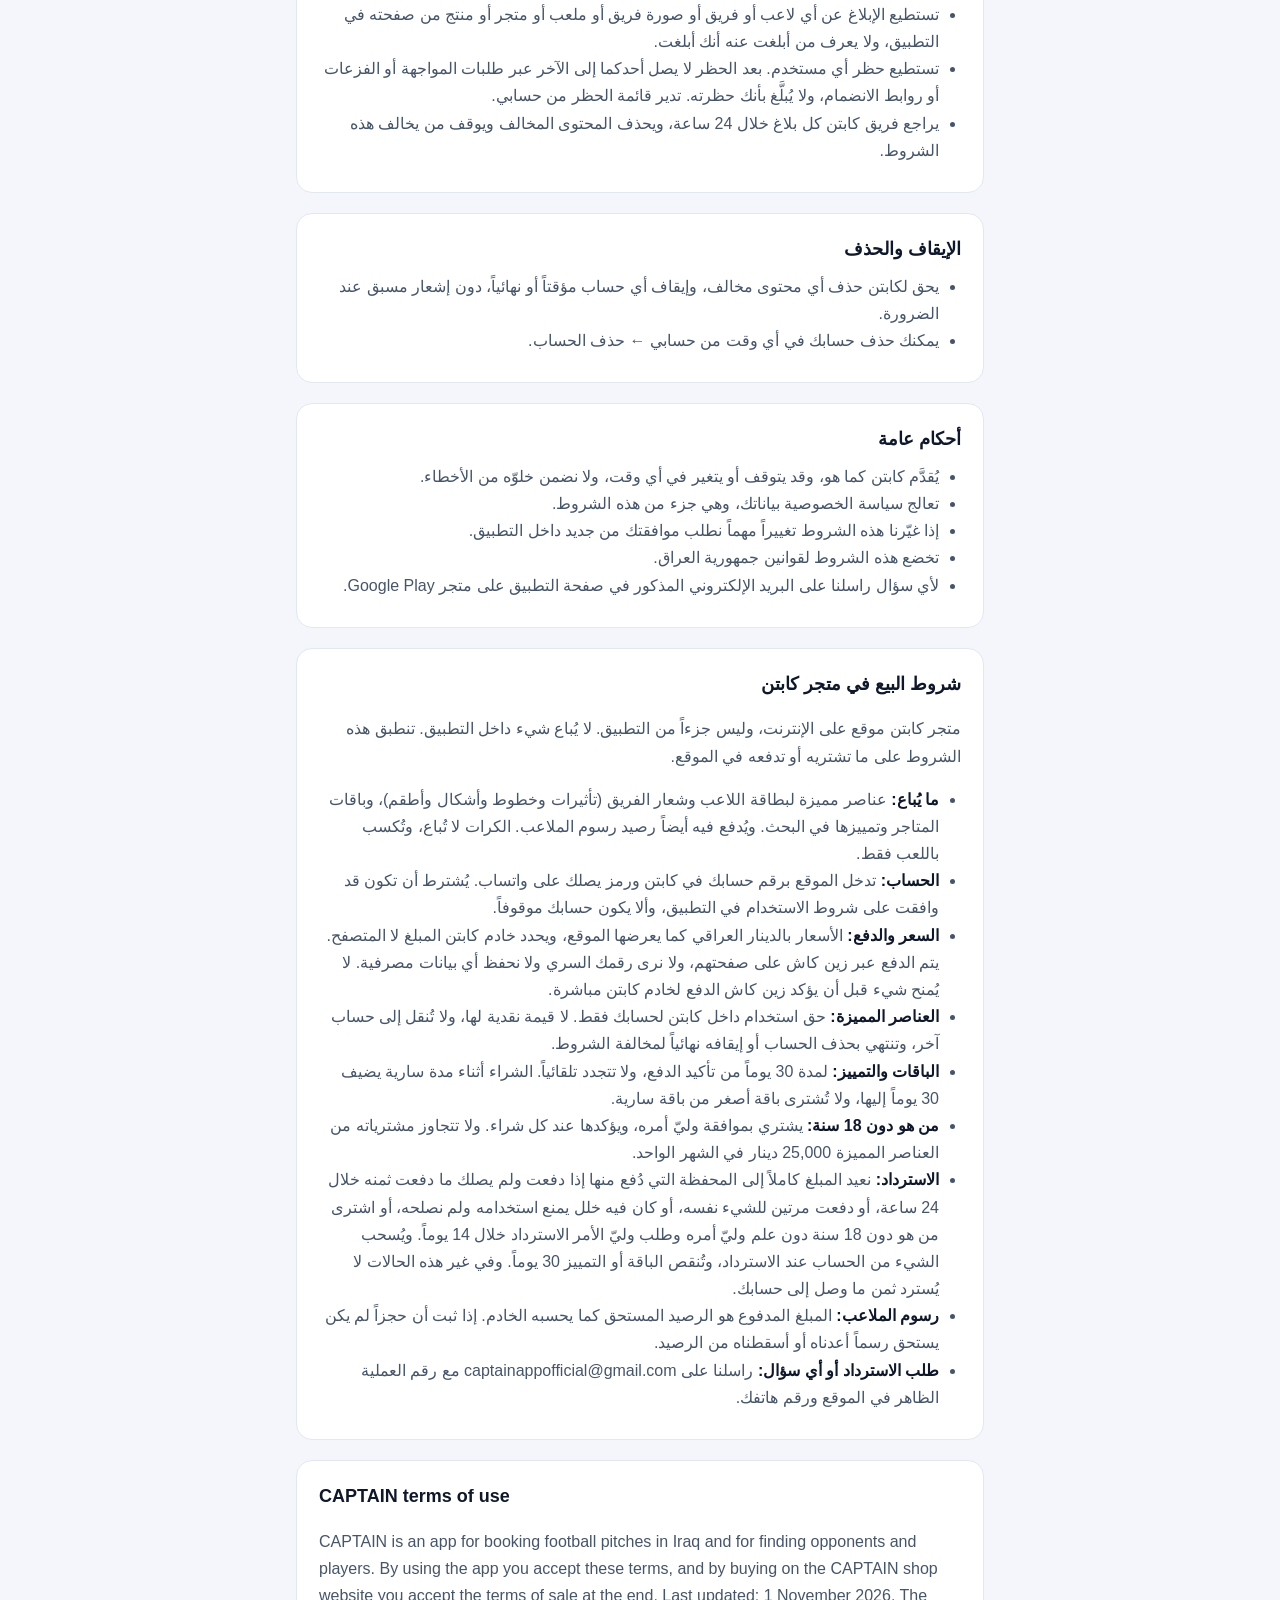
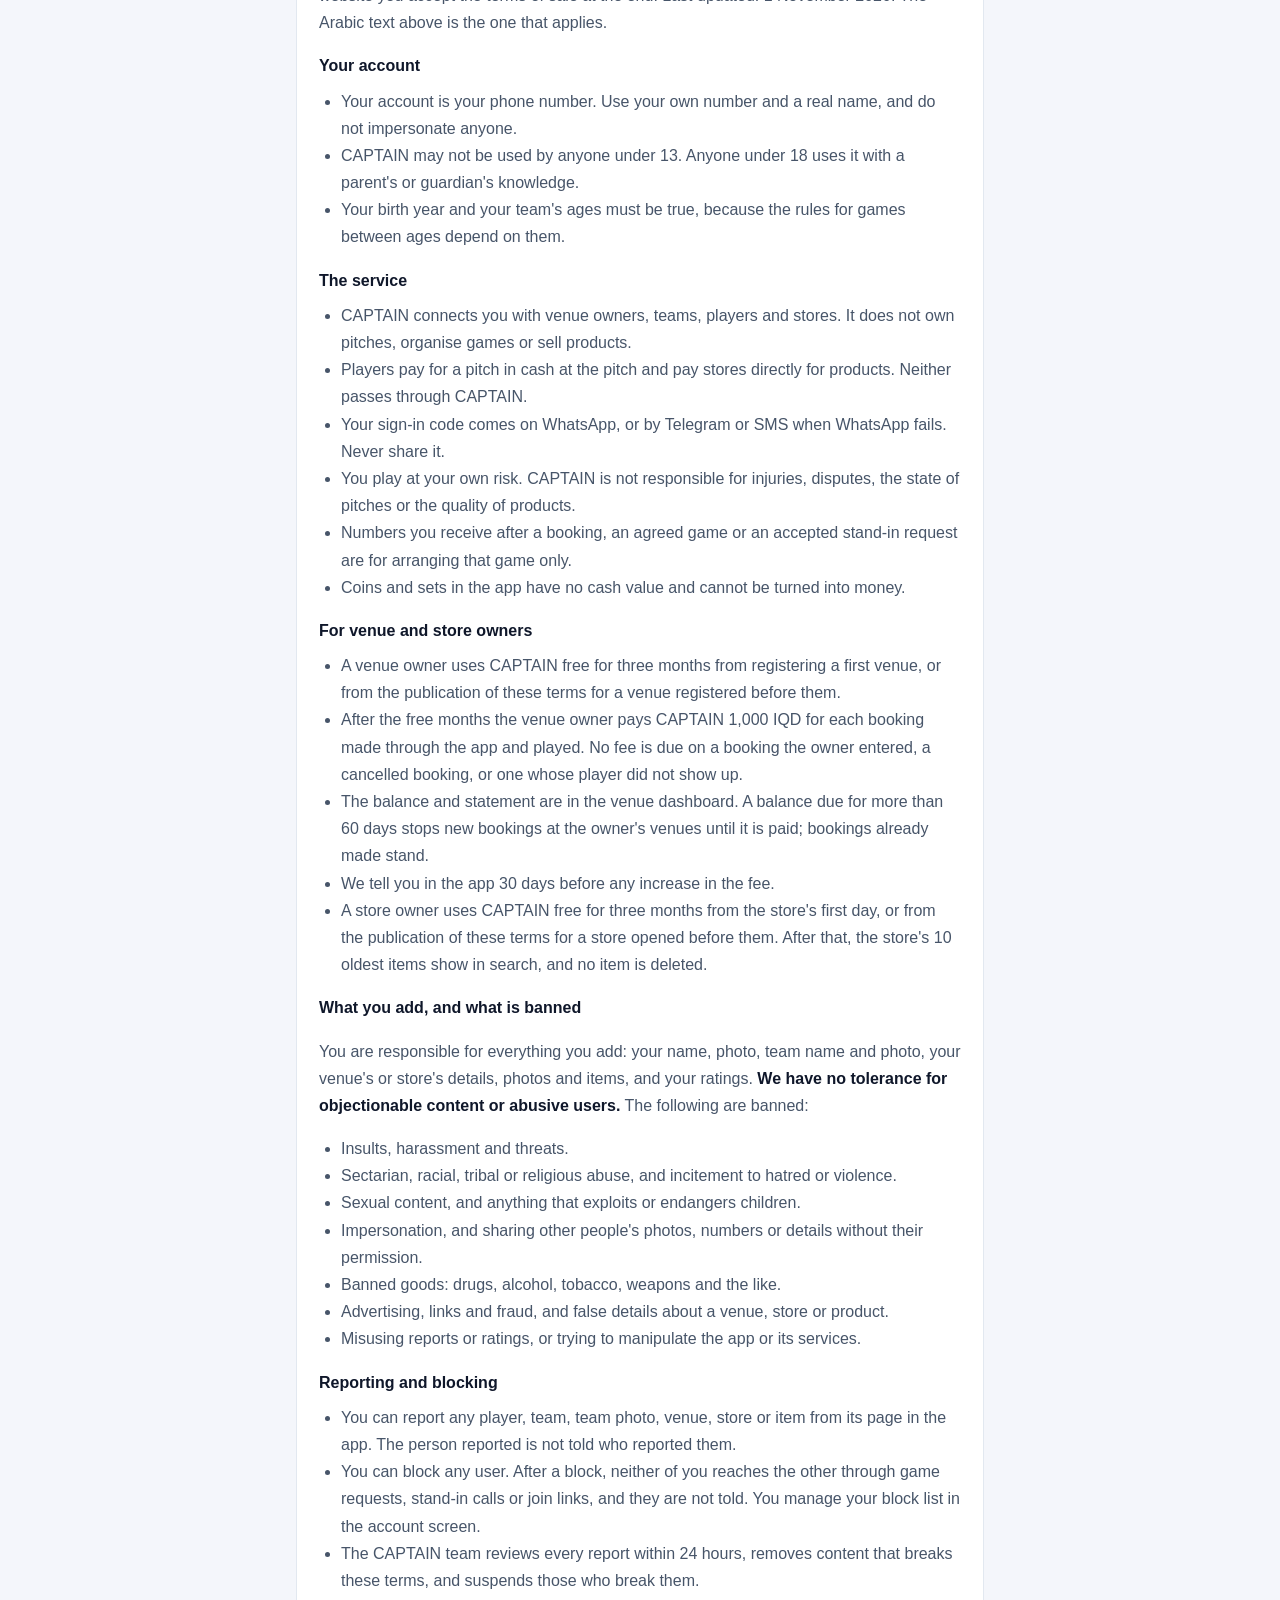
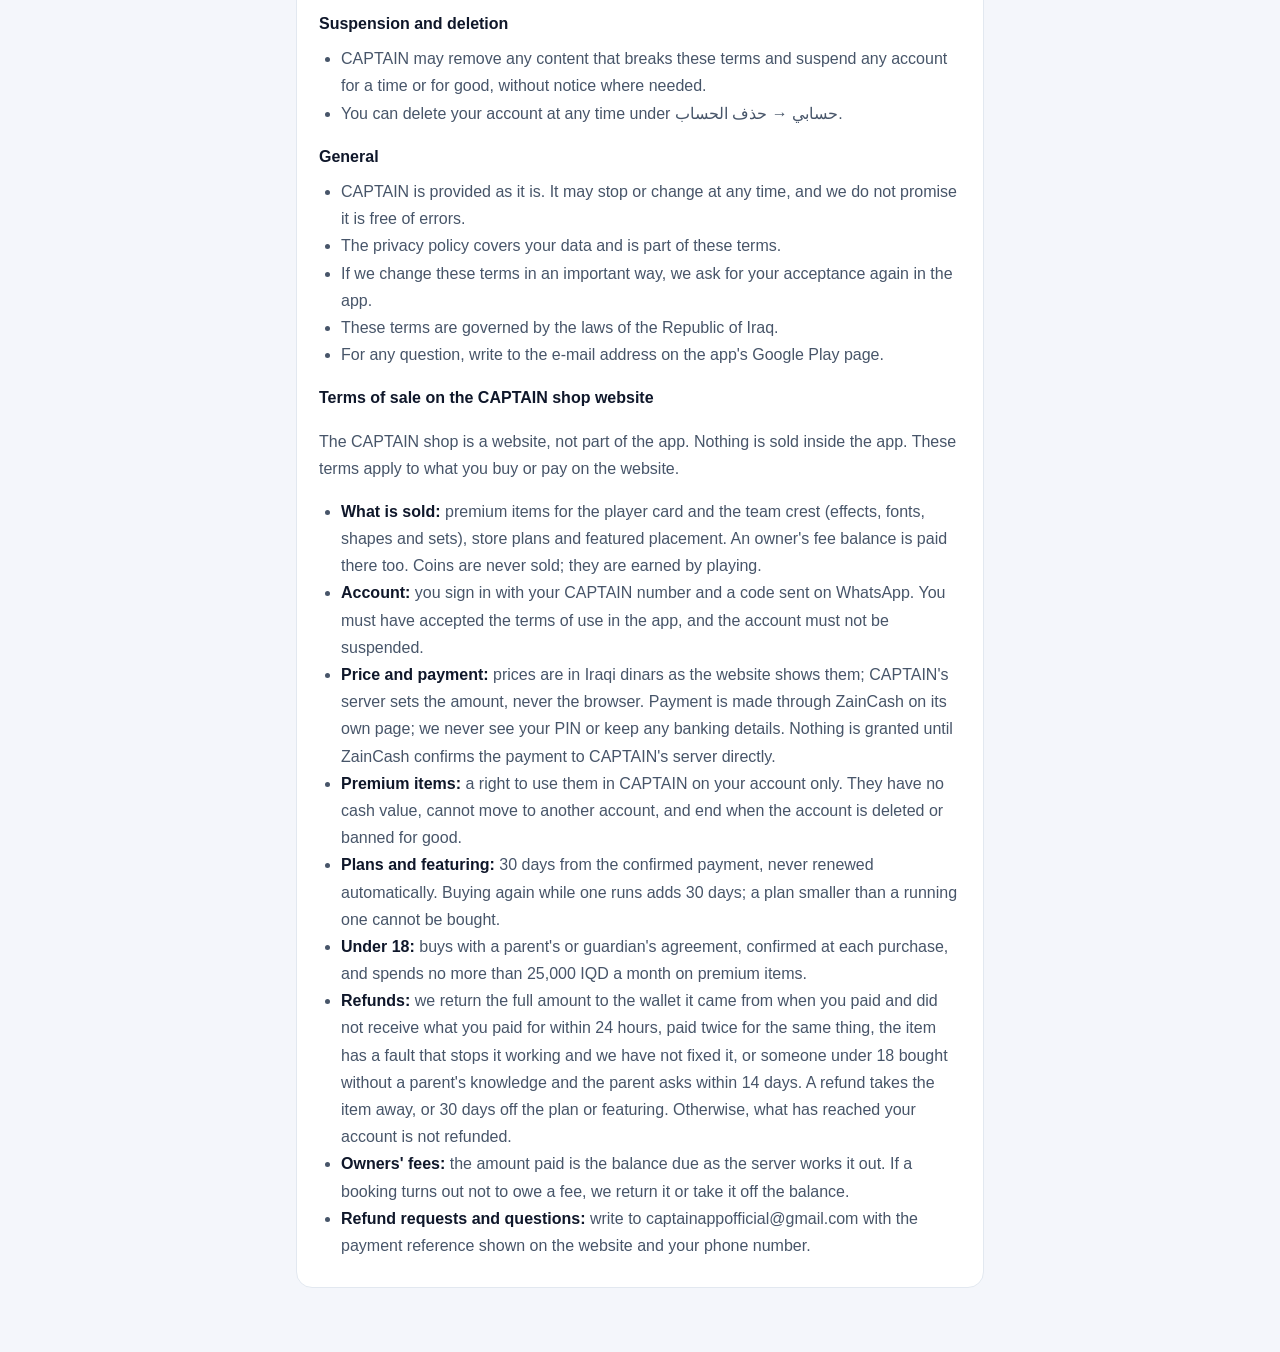
<file: terms/index.html>
<!doctype html>
<html lang="ar" dir="rtl">
<head>
<meta charset="utf-8">
<meta name="viewport" content="width=device-width, initial-scale=1">
<title>شروط استخدام كابتن · CAPTAIN terms of use</title>
<style>
  :root { --ink: #0F172A; --muted: #475569; --line: #E2E8F0; --brand: #4F46E5; --bg: #F4F6FB; --card: #FFFFFF; }
  @media (prefers-color-scheme: dark) { :root { --ink: #F1F5F9; --muted: #A5B4CF; --line: #24304D; --brand: #A5B4FC; --bg: #0B1020; --card: #121A33; } }
  * { box-sizing: border-box; }
  body { margin: 0; background: var(--bg); color: var(--ink); font: 16px/1.7 "IBM Plex Sans Arabic", "Segoe UI", Tahoma, sans-serif; }
  main { max-width: 720px; margin: 0 auto; padding: 32px 16px 64px; }
  section { background: var(--card); border: 1px solid var(--line); border-radius: 16px; padding: 20px 22px; margin-top: 20px; }
  h1 { font-size: 26px; margin: 0; }
  h2 { font-size: 18px; margin: 0 0 8px; }
  h3 { font-size: 16px; margin: 16px 0 4px; }
  p, li { color: var(--muted); }
  ol, ul { padding-inline-start: 22px; margin: 8px 0; }
  strong { color: var(--ink); }
  [lang="en"] { direction: ltr; text-align: left; }
  .lead { margin-top: 8px; }
</style>
</head>
<body>
<main>
  <h1>شروط استخدام كابتن</h1>
  <p class="lead">كابتن تطبيق لحجز ملاعب كرة القدم في العراق وإيجاد المنافسين واللاعبين. باستخدامك التطبيق توافق على هذه الشروط، وبالشراء من موقع متجر كابتن توافق على شروط البيع في آخرها. آخر تحديث: 1 تشرين الثاني 2026.</p>

  <section>
    <h2>حسابك</h2>
    <ul>
      <li>حسابك هو رقم هاتفك، فاستخدم رقمك أنت واسماً حقيقياً، ولا تنتحل شخصية أحد.</li>
      <li>لا يُسمح باستخدام كابتن لمن هو دون 13 سنة. ومن هو دون 18 سنة يستخدمه بعلم وليّ أمره.</li>
      <li>سنة ميلادك وأعمار فريقك يجب أن تكون صحيحة، لأن قواعد المباريات بين الأعمار تعتمد عليها.</li>
    </ul>
  </section>

  <section>
    <h2>الخدمة</h2>
    <ul>
      <li>كابتن وسيط يربطك بأصحاب الملاعب والفرق واللاعبين والمتاجر. لا يملك الملاعب ولا ينظّم المباريات ولا يبيع المنتجات.</li>
      <li>يدفع اللاعب أجرة الملعب نقداً في الملعب، ويدفع ثمن المنتجات للمتجر مباشرة. لا تمر أجرة الملعب ولا ثمن المنتجات عبر كابتن.</li>
      <li>يصلك رمز الدخول على واتساب، أو عبر تيليغرام أو رسالة نصية إن تعذّر واتساب. لا تشارك الرمز مع أحد.</li>
      <li>تلعب على مسؤوليتك. كابتن غير مسؤول عن الإصابات أو الخلافات أو حالة الملاعب أو جودة المنتجات.</li>
      <li>الأرقام التي تصلك بعد الحجز أو الاتفاق على مباراة أو قبول فزعة هي للتنسيق لتلك المباراة فقط.</li>
      <li>الكرات والأطقم داخل التطبيق لا قيمة نقدية لها، ولا تُحوَّل إلى مال.</li>
    </ul>
  </section>

  <section>
    <h2>لأصحاب الملاعب والمتاجر</h2>
    <ul>
      <li>يستخدم صاحب الملعب كابتن مجاناً ثلاثة أشهر تبدأ من تسجيل أول ملعب له، أو من نشر هذه الشروط إن كان ملعبه مسجلاً قبلها.</li>
      <li>بعد الأشهر المجانية يدفع صاحب الملعب لكابتن 1,000 دينار عن كل حجز تم عبر التطبيق ولُعب. لا رسوم على حجز سجّله بنفسه، ولا على حجز أُلغي أو لم يحضر صاحبه.</li>
      <li>يظهر رصيد الرسوم وكشفها في لوحة ملعبك. إذا بقي مبلغ مستحق أكثر من 60 يوماً تتوقف الحجوزات الجديدة في ملاعبك حتى يُدفع، وتبقى الحجوزات القائمة.</li>
      <li>نُعلمك داخل التطبيق قبل 30 يوماً من أي زيادة في مبلغ الرسوم.</li>
      <li>يستخدم صاحب المتجر كابتن مجاناً ثلاثة أشهر تبدأ من يوم متجره الأول، أو من نشر هذه الشروط إن كان متجره قبلها. بعدها تظهر في البحث أقدم 10 منتجات في متجرك، ولا يُحذف أي منتج.</li>
    </ul>
  </section>

  <section>
    <h2>ما تضيفه وما هو ممنوع</h2>
    <p>أنت مسؤول عن كل ما تضيفه: اسمك وصورتك واسم فريقك وصورته وبيانات ملعبك أو متجرك وصوره ومنتجاته وتقييماتك. <strong>لا نتسامح مطلقاً مع المحتوى المسيء أو المستخدمين المسيئين.</strong> يُمنع ما يلي:</p>
    <ul>
      <li>الشتائم والإهانة والتحرش والتهديد.</li>
      <li>الإساءة الطائفية أو العنصرية أو العشائرية أو الدينية، والتحريض على الكراهية أو العنف.</li>
      <li>المحتوى الجنسي، وأي محتوى يستغل الأطفال أو يعرّضهم للخطر.</li>
      <li>انتحال شخصية الآخرين، ونشر صورهم أو أرقامهم أو بياناتهم دون إذنهم.</li>
      <li>المنتجات الممنوعة: المخدرات والكحول والتبغ والأسلحة وما يشبهها.</li>
      <li>الإعلانات والروابط والاحتيال، والبيانات الكاذبة عن ملعب أو متجر أو منتج.</li>
      <li>إساءة استخدام البلاغات أو التقييمات، أو محاولة التلاعب بالتطبيق أو خدماته.</li>
    </ul>
  </section>

  <section>
    <h2>البلاغ والحظر</h2>
    <ul>
      <li>تستطيع الإبلاغ عن أي لاعب أو فريق أو صورة فريق أو ملعب أو متجر أو منتج من صفحته في التطبيق، ولا يعرف من أبلغت عنه أنك أبلغت.</li>
      <li>تستطيع حظر أي مستخدم. بعد الحظر لا يصل أحدكما إلى الآخر عبر طلبات المواجهة أو الفزعات أو روابط الانضمام، ولا يُبلَّغ بأنك حظرته. تدير قائمة الحظر من حسابي.</li>
      <li>يراجع فريق كابتن كل بلاغ خلال 24 ساعة، ويحذف المحتوى المخالف ويوقف من يخالف هذه الشروط.</li>
    </ul>
  </section>

  <section>
    <h2>الإيقاف والحذف</h2>
    <ul>
      <li>يحق لكابتن حذف أي محتوى مخالف، وإيقاف أي حساب مؤقتاً أو نهائياً، دون إشعار مسبق عند الضرورة.</li>
      <li>يمكنك حذف حسابك في أي وقت من حسابي ← حذف الحساب.</li>
    </ul>
  </section>

  <section>
    <h2>أحكام عامة</h2>
    <ul>
      <li>يُقدَّم كابتن كما هو، وقد يتوقف أو يتغير في أي وقت، ولا نضمن خلوّه من الأخطاء.</li>
      <li>تعالج سياسة الخصوصية بياناتك، وهي جزء من هذه الشروط.</li>
      <li>إذا غيّرنا هذه الشروط تغييراً مهماً نطلب موافقتك من جديد داخل التطبيق.</li>
      <li>تخضع هذه الشروط لقوانين جمهورية العراق.</li>
      <li>لأي سؤال راسلنا على البريد الإلكتروني المذكور في صفحة التطبيق على متجر Google Play.</li>
    </ul>
  </section>

  <section id="shop">
    <h2>شروط البيع في متجر كابتن</h2>
    <p>متجر كابتن موقع على الإنترنت، وليس جزءاً من التطبيق. لا يُباع شيء داخل التطبيق. تنطبق هذه الشروط على ما تشتريه أو تدفعه في الموقع.</p>
    <ul>
      <li><strong>ما يُباع:</strong> عناصر مميزة لبطاقة اللاعب وشعار الفريق (تأثيرات وخطوط وأشكال وأطقم)، وباقات المتاجر وتمييزها في البحث. ويُدفع فيه أيضاً رصيد رسوم الملاعب. الكرات لا تُباع، وتُكسب باللعب فقط.</li>
      <li><strong>الحساب:</strong> تدخل الموقع برقم حسابك في كابتن ورمز يصلك على واتساب. يُشترط أن تكون قد وافقت على شروط الاستخدام في التطبيق، وألا يكون حسابك موقوفاً.</li>
      <li><strong>السعر والدفع:</strong> الأسعار بالدينار العراقي كما يعرضها الموقع، ويحدد خادم كابتن المبلغ لا المتصفح. يتم الدفع عبر زين كاش على صفحتهم، ولا نرى رقمك السري ولا نحفظ أي بيانات مصرفية. لا يُمنح شيء قبل أن يؤكد زين كاش الدفع لخادم كابتن مباشرة.</li>
      <li><strong>العناصر المميزة:</strong> حق استخدام داخل كابتن لحسابك فقط. لا قيمة نقدية لها، ولا تُنقل إلى حساب آخر، وتنتهي بحذف الحساب أو إيقافه نهائياً لمخالفة الشروط.</li>
      <li><strong>الباقات والتمييز:</strong> لمدة 30 يوماً من تأكيد الدفع، ولا تتجدد تلقائياً. الشراء أثناء مدة سارية يضيف 30 يوماً إليها، ولا تُشترى باقة أصغر من باقة سارية.</li>
      <li><strong>من هو دون 18 سنة:</strong> يشتري بموافقة وليّ أمره، ويؤكدها عند كل شراء. ولا تتجاوز مشترياته من العناصر المميزة 25,000 دينار في الشهر الواحد.</li>
      <li><strong>الاسترداد:</strong> نعيد المبلغ كاملاً إلى المحفظة التي دُفع منها إذا دفعت ولم يصلك ما دفعت ثمنه خلال 24 ساعة، أو دفعت مرتين للشيء نفسه، أو كان فيه خلل يمنع استخدامه ولم نصلحه، أو اشترى من هو دون 18 سنة دون علم وليّ أمره وطلب وليّ الأمر الاسترداد خلال 14 يوماً. ويُسحب الشيء من الحساب عند الاسترداد، وتُنقص الباقة أو التمييز 30 يوماً. وفي غير هذه الحالات لا يُسترد ثمن ما وصل إلى حسابك.</li>
      <li><strong>رسوم الملاعب:</strong> المبلغ المدفوع هو الرصيد المستحق كما يحسبه الخادم. إذا ثبت أن حجزاً لم يكن يستحق رسماً أعدناه أو أسقطناه من الرصيد.</li>
      <li><strong>طلب الاسترداد أو أي سؤال:</strong> راسلنا على captainappofficial@gmail.com مع رقم العملية الظاهر في الموقع ورقم هاتفك.</li>
    </ul>
  </section>

  <section lang="en">
    <h2>CAPTAIN terms of use</h2>
    <p>CAPTAIN is an app for booking football pitches in Iraq and for finding opponents and players. By using the app you accept these terms, and by buying on the CAPTAIN shop website you accept the terms of sale at the end. Last updated: 1 November 2026. The Arabic text above is the one that applies.</p>
    <h3>Your account</h3>
    <ul>
      <li>Your account is your phone number. Use your own number and a real name, and do not impersonate anyone.</li>
      <li>CAPTAIN may not be used by anyone under 13. Anyone under 18 uses it with a parent's or guardian's knowledge.</li>
      <li>Your birth year and your team's ages must be true, because the rules for games between ages depend on them.</li>
    </ul>
    <h3>The service</h3>
    <ul>
      <li>CAPTAIN connects you with venue owners, teams, players and stores. It does not own pitches, organise games or sell products.</li>
      <li>Players pay for a pitch in cash at the pitch and pay stores directly for products. Neither passes through CAPTAIN.</li>
      <li>Your sign-in code comes on WhatsApp, or by Telegram or SMS when WhatsApp fails. Never share it.</li>
      <li>You play at your own risk. CAPTAIN is not responsible for injuries, disputes, the state of pitches or the quality of products.</li>
      <li>Numbers you receive after a booking, an agreed game or an accepted stand-in request are for arranging that game only.</li>
      <li>Coins and sets in the app have no cash value and cannot be turned into money.</li>
    </ul>
    <h3>For venue and store owners</h3>
    <ul>
      <li>A venue owner uses CAPTAIN free for three months from registering a first venue, or from the publication of these terms for a venue registered before them.</li>
      <li>After the free months the venue owner pays CAPTAIN 1,000 IQD for each booking made through the app and played. No fee is due on a booking the owner entered, a cancelled booking, or one whose player did not show up.</li>
      <li>The balance and statement are in the venue dashboard. A balance due for more than 60 days stops new bookings at the owner's venues until it is paid; bookings already made stand.</li>
      <li>We tell you in the app 30 days before any increase in the fee.</li>
      <li>A store owner uses CAPTAIN free for three months from the store's first day, or from the publication of these terms for a store opened before them. After that, the store's 10 oldest items show in search, and no item is deleted.</li>
    </ul>
    <h3>What you add, and what is banned</h3>
    <p>You are responsible for everything you add: your name, photo, team name and photo, your venue's or store's details, photos and items, and your ratings. <strong>We have no tolerance for objectionable content or abusive users.</strong> The following are banned:</p>
    <ul>
      <li>Insults, harassment and threats.</li>
      <li>Sectarian, racial, tribal or religious abuse, and incitement to hatred or violence.</li>
      <li>Sexual content, and anything that exploits or endangers children.</li>
      <li>Impersonation, and sharing other people's photos, numbers or details without their permission.</li>
      <li>Banned goods: drugs, alcohol, tobacco, weapons and the like.</li>
      <li>Advertising, links and fraud, and false details about a venue, store or product.</li>
      <li>Misusing reports or ratings, or trying to manipulate the app or its services.</li>
    </ul>
    <h3>Reporting and blocking</h3>
    <ul>
      <li>You can report any player, team, team photo, venue, store or item from its page in the app. The person reported is not told who reported them.</li>
      <li>You can block any user. After a block, neither of you reaches the other through game requests, stand-in calls or join links, and they are not told. You manage your block list in the account screen.</li>
      <li>The CAPTAIN team reviews every report within 24 hours, removes content that breaks these terms, and suspends those who break them.</li>
    </ul>
    <h3>Suspension and deletion</h3>
    <ul>
      <li>CAPTAIN may remove any content that breaks these terms and suspend any account for a time or for good, without notice where needed.</li>
      <li>You can delete your account at any time under حسابي → حذف الحساب.</li>
    </ul>
    <h3>General</h3>
    <ul>
      <li>CAPTAIN is provided as it is. It may stop or change at any time, and we do not promise it is free of errors.</li>
      <li>The privacy policy covers your data and is part of these terms.</li>
      <li>If we change these terms in an important way, we ask for your acceptance again in the app.</li>
      <li>These terms are governed by the laws of the Republic of Iraq.</li>
      <li>For any question, write to the e-mail address on the app's Google Play page.</li>
    </ul>
    <h3>Terms of sale on the CAPTAIN shop website</h3>
    <p>The CAPTAIN shop is a website, not part of the app. Nothing is sold inside the app. These terms apply to what you buy or pay on the website.</p>
    <ul>
      <li><strong>What is sold:</strong> premium items for the player card and the team crest (effects, fonts, shapes and sets), store plans and featured placement. An owner's fee balance is paid there too. Coins are never sold; they are earned by playing.</li>
      <li><strong>Account:</strong> you sign in with your CAPTAIN number and a code sent on WhatsApp. You must have accepted the terms of use in the app, and the account must not be suspended.</li>
      <li><strong>Price and payment:</strong> prices are in Iraqi dinars as the website shows them; CAPTAIN's server sets the amount, never the browser. Payment is made through ZainCash on its own page; we never see your PIN or keep any banking details. Nothing is granted until ZainCash confirms the payment to CAPTAIN's server directly.</li>
      <li><strong>Premium items:</strong> a right to use them in CAPTAIN on your account only. They have no cash value, cannot move to another account, and end when the account is deleted or banned for good.</li>
      <li><strong>Plans and featuring:</strong> 30 days from the confirmed payment, never renewed automatically. Buying again while one runs adds 30 days; a plan smaller than a running one cannot be bought.</li>
      <li><strong>Under 18:</strong> buys with a parent's or guardian's agreement, confirmed at each purchase, and spends no more than 25,000 IQD a month on premium items.</li>
      <li><strong>Refunds:</strong> we return the full amount to the wallet it came from when you paid and did not receive what you paid for within 24 hours, paid twice for the same thing, the item has a fault that stops it working and we have not fixed it, or someone under 18 bought without a parent's knowledge and the parent asks within 14 days. A refund takes the item away, or 30 days off the plan or featuring. Otherwise, what has reached your account is not refunded.</li>
      <li><strong>Owners' fees:</strong> the amount paid is the balance due as the server works it out. If a booking turns out not to owe a fee, we return it or take it off the balance.</li>
      <li><strong>Refund requests and questions:</strong> write to captainappofficial@gmail.com with the payment reference shown on the website and your phone number.</li>
    </ul>
  </section>
</main>
</body>
</html>
</file>
<file: shop/shop.css>
/* متجر كابتن. The app's own tokens (apps/mobile/components/ui/theme.ts), light and dark. */
@font-face { font-family: "Plex Arabic"; src: url("fonts/IBMPlexSansArabic-Regular.ttf") format("truetype"); font-weight: 400; font-display: swap; }
@font-face { font-family: "Plex Arabic"; src: url("fonts/IBMPlexSansArabic-SemiBold.ttf") format("truetype"); font-weight: 600; font-display: swap; }
@font-face { font-family: "Plex Arabic"; src: url("fonts/IBMPlexSansArabic-Bold.ttf") format("truetype"); font-weight: 700; font-display: swap; }
@font-face { font-family: "Lalezar"; src: url("fonts/Lalezar-Regular.ttf") format("truetype"); font-display: swap; }
@font-face { font-family: "Rakkas"; src: url("fonts/Rakkas-Regular.ttf") format("truetype"); font-display: swap; }
@font-face { font-family: "Reem Kufi"; src: url("fonts/ReemKufi-Bold.ttf") format("truetype"); font-display: swap; }
@font-face { font-family: "Aref Ruqaa"; src: url("fonts/ArefRuqaa-Bold.ttf") format("truetype"); font-display: swap; }

:root {
  --brand: #4F46E5; --brand-pressed: #4338CA; --brand-deep: #1C0B40; --brand-soft: #EEF2FF;
  --gold: #C99A1D; --gold-bright: #F2C94C; --gold-soft: #FDF6DD;
  --green: #059669; --green-soft: #ECFDF5; --amber: #B45309; --amber-soft: #FEF3C7; --red: #DC2626; --red-soft: #FEE2E2;
  --ink: #0F172A; --ink-soft: #334155; --muted: #64748B; --faint: #94A3B8;
  --line: #E2E8F0; --canvas: #F4F6FB; --surface: #FFFFFF; --surface-alt: #F8FAFC;
  --shadow: 0 1px 2px rgba(15, 23, 42, 0.06), 0 8px 24px rgba(15, 23, 42, 0.06);
  color-scheme: light;
}
@media (prefers-color-scheme: dark) {
  :root {
    --brand: #818CF8; --brand-pressed: #6366F1; --brand-soft: #1E1B4B;
    --gold-soft: #2A2410; --green: #34D399; --green-soft: #052E22; --amber: #FBBF24; --amber-soft: #2B1D05; --red: #F87171; --red-soft: #2D0B0B;
    --ink: #F1F5F9; --ink-soft: #CBD5E1; --muted: #A5B4CF; --faint: #64748B;
    --line: #24304D; --canvas: #0B1020; --surface: #121A33; --surface-alt: #0F1730;
    --shadow: none;
    color-scheme: dark;
  }
}

* { box-sizing: border-box; }
html { -webkit-text-size-adjust: 100%; }
body { margin: 0; background: var(--canvas); color: var(--ink); font: 16px/1.65 "Plex Arabic", "Segoe UI", Tahoma, sans-serif; }
a { color: var(--brand); }
button, input { font: inherit; }
[hidden] { display: none !important; }
.ltr { direction: ltr; unicode-bidi: isolate; display: inline-block; }

.top { position: sticky; top: 0; z-index: 5; background: var(--brand-deep); color: #fff; }
.top-in { max-width: 960px; margin: 0 auto; padding: 10px 16px; display: flex; align-items: center; justify-content: space-between; gap: 12px; min-height: 56px; }
.brand { display: flex; align-items: center; gap: 10px; color: #fff; text-decoration: none; font-weight: 700; font-size: 18px; }
.brand-mark { color: #4F46E5; display: grid; place-items: center; width: 36px; height: 36px; border-radius: 10px; background: #fff; }
.chip { display: flex; align-items: center; gap: 8px; font-size: 14px; }
.chip .who { opacity: 0.9; }
.chip button { background: rgba(255, 255, 255, 0.12); color: #fff; border: 1px solid rgba(255, 255, 255, 0.18); border-radius: 999px; padding: 4px 12px; cursor: pointer; }

main { max-width: 960px; margin: 0 auto; padding: 8px 16px 48px; }
.hero { padding: 24px 0 8px; }
.hero h1 { margin: 0; font-size: 28px; }
.hero p { margin: 6px 0 0; color: var(--muted); max-width: 640px; }

.card { background: var(--surface); border: 1px solid var(--line); border-radius: 16px; padding: 20px; margin-top: 16px; box-shadow: var(--shadow); }
.card h2, .group h2 { margin: 0 0 4px; font-size: 19px; display: flex; align-items: center; gap: 8px; }
.card .sub, .group .sub { margin: 0 0 14px; color: var(--muted); font-size: 14px; }
.icon { width: 20px; height: 20px; flex: none; }

.banner { display: flex; gap: 12px; align-items: flex-start; border-radius: 14px; padding: 14px 16px; margin-top: 16px; border: 1px solid; }
.banner .icon { margin-top: 3px; }
.banner p { margin: 0; }
.banner strong { display: block; }
.tone-warn { background: var(--amber-soft); border-color: color-mix(in srgb, var(--amber) 35%, transparent); color: var(--ink); }
.tone-warn .icon { color: var(--amber); }
.tone-ok { background: var(--green-soft); border-color: color-mix(in srgb, var(--green) 35%, transparent); }
.tone-ok .icon { color: var(--green); }
.tone-wait { background: var(--brand-soft); border-color: color-mix(in srgb, var(--brand) 30%, transparent); }
.tone-wait .icon { color: var(--brand); }
.tone-bad { background: var(--red-soft); border-color: color-mix(in srgb, var(--red) 35%, transparent); }
.tone-bad .icon { color: var(--red); }

.field { display: grid; gap: 6px; margin-bottom: 12px; }
.field label { font-weight: 600; font-size: 14px; }
.field input { width: 100%; max-width: 320px; padding: 12px 14px; border-radius: 12px; border: 1px solid var(--line); background: var(--surface-alt); color: var(--ink); font-size: 18px; letter-spacing: 0.5px; direction: ltr; text-align: right; }
.field input:focus { outline: 2px solid var(--brand); outline-offset: 1px; }
.hint { color: var(--muted); font-size: 14px; margin: 0 0 12px; }
.error { color: var(--red); font-size: 14px; margin: 0 0 12px; min-height: 1em; }
.row { display: flex; flex-wrap: wrap; gap: 10px; align-items: center; }

.btn { display: inline-flex; align-items: center; justify-content: center; gap: 8px; min-height: 44px; padding: 10px 18px; border-radius: 12px; border: 1px solid transparent; background: var(--brand); color: #fff; font-weight: 600; cursor: pointer; text-decoration: none; }
.btn:hover:not(:disabled) { background: var(--brand-pressed); }
.btn:disabled { opacity: 0.55; cursor: not-allowed; }
.btn.ghost { background: transparent; color: var(--brand); border-color: var(--line); }
.btn.ghost:hover:not(:disabled) { background: var(--brand-soft); }
.btn.small { min-height: 36px; padding: 6px 14px; font-size: 14px; }
.btn.full { width: 100%; }
.link { background: none; border: 0; padding: 0; color: var(--brand); cursor: pointer; text-decoration: underline; }

.group { margin-top: 28px; }
.grid { display: grid; grid-template-columns: repeat(auto-fill, minmax(210px, 1fr)); gap: 12px; }
.item { background: var(--surface); border: 1px solid var(--line); border-radius: 16px; overflow: hidden; display: flex; flex-direction: column; box-shadow: var(--shadow); }
.item.owned { border-color: color-mix(in srgb, var(--green) 45%, var(--line)); }
.art { display: grid; place-items: center; height: 132px; background: radial-gradient(120% 100% at 50% 0%, #2B1A6B 0%, #120A33 70%); color: #fff; }
.art svg { width: 96px; height: 96px; }
.art .plate { font-size: 30px; line-height: 1.2; padding: 6px 18px; border-radius: 12px; background: rgba(255, 255, 255, 0.08); border: 1px solid rgba(255, 255, 255, 0.16); }
.art .plate.row { flex-wrap: nowrap; gap: 8px; }
.art .plate svg { width: 22px; height: 22px; }
.font-lalezar { font-family: "Lalezar", serif; }
.font-rakkas { font-family: "Rakkas", serif; }
.font-reem-kufi { font-family: "Reem Kufi", sans-serif; }
.font-aref-ruqaa { font-family: "Aref Ruqaa", serif; }
.item-body { padding: 12px 14px 14px; display: flex; flex-direction: column; gap: 8px; flex: 1; }
.item-name { margin: 0; font-weight: 700; font-size: 16px; display: flex; justify-content: space-between; gap: 8px; align-items: baseline; }
.tier { font-size: 12px; font-weight: 600; color: var(--gold); background: var(--gold-soft); border-radius: 999px; padding: 1px 8px; white-space: nowrap; }
.price { font-weight: 700; font-size: 17px; }
.state { font-size: 13px; color: var(--muted); }
.state.ok { color: var(--green); font-weight: 600; display: inline-flex; gap: 6px; align-items: center; }
.item-body .btn { margin-top: auto; }

.facts { display: grid; grid-template-columns: repeat(auto-fill, minmax(170px, 1fr)); gap: 10px; margin: 0 0 16px; }
.fact { background: var(--surface-alt); border: 1px solid var(--line); border-radius: 12px; padding: 10px 12px; }
.fact dt { font-size: 13px; color: var(--muted); }
.fact dd { margin: 2px 0 0; font-weight: 700; }
.due { font-size: 30px; font-weight: 700; margin: 0 0 6px; }
.offers { display: grid; grid-template-columns: repeat(auto-fill, minmax(220px, 1fr)); gap: 12px; }
.offer { border: 1px solid var(--line); border-radius: 14px; padding: 14px; display: flex; flex-direction: column; gap: 6px; background: var(--surface-alt); }
.offer.current { border-color: var(--brand); }
.offer h3 { margin: 0; font-size: 16px; display: flex; gap: 8px; align-items: center; }
.offer .btn { margin-top: 6px; }

.pays { list-style: none; margin: 0; padding: 0; }
.pays li { display: grid; grid-template-columns: 1fr auto; gap: 2px 12px; padding: 12px 0; border-top: 1px solid var(--line); }
.pays li:first-child { border-top: 0; }
.pays .what { font-weight: 600; }
.pays .meta { color: var(--muted); font-size: 13px; }
.pays .amount { font-weight: 700; text-align: left; }
.pays .status { font-size: 13px; text-align: left; }
.pays .status.paid { color: var(--green); }
.pays .status.pending, .pays .status.created { color: var(--brand); }
.pays .status.failed, .pays .status.expired { color: var(--muted); }

.steps { display: grid; grid-template-columns: repeat(auto-fit, minmax(200px, 1fr)); gap: 10px; margin: 0 0 16px; padding: 0; list-style: none; counter-reset: step; }
.steps li { counter-increment: step; background: var(--surface-alt); border: 1px solid var(--line); border-radius: 12px; padding: 10px 12px; color: var(--ink-soft); font-size: 14px; }
.steps li::before { content: counter(step); display: inline-grid; place-items: center; width: 22px; height: 22px; margin-inline-end: 8px; border-radius: 50%; background: var(--brand); color: #fff; font-size: 13px; font-weight: 700; }

dialog { border: 0; border-radius: 18px; padding: 0; width: min(440px, calc(100vw - 32px)); background: var(--surface); color: var(--ink); box-shadow: 0 20px 60px rgba(0, 0, 0, 0.35); }
dialog::backdrop { background: rgba(15, 23, 42, 0.55); }
.sheet { padding: 20px; display: grid; gap: 12px; }
.sheet h2 { margin: 0; font-size: 19px; }
.sheet .total { display: flex; justify-content: space-between; align-items: baseline; padding: 12px 14px; border-radius: 12px; background: var(--surface-alt); border: 1px solid var(--line); }
.sheet .total strong { font-size: 22px; }
.consent { display: flex; gap: 10px; align-items: flex-start; padding: 12px; border-radius: 12px; border: 1px solid var(--line); cursor: pointer; }
.consent input { width: 20px; height: 20px; margin-top: 3px; accent-color: var(--brand); flex: none; }
.sheet .small-print { font-size: 13px; color: var(--muted); margin: 0; }

.foot { border-top: 1px solid var(--line); background: var(--surface); }
.foot-in { max-width: 960px; margin: 0 auto; padding: 24px 16px 40px; }
.foot h2 { font-size: 17px; margin: 0 0 6px; }
.foot ul { margin: 0; padding-inline-start: 20px; color: var(--muted); font-size: 14px; }
.foot-links { margin: 16px 0 0; font-size: 14px; color: var(--muted); }
.spin { animation: spin 0.9s linear infinite; }
@keyframes spin { to { transform: rotate(360deg); } }
@media (prefers-reduced-motion: reduce) { .spin { animation: none; } }
@media (max-width: 480px) {
  .hero h1 { font-size: 24px; }
  .chip .who { display: none; }
  .grid { grid-template-columns: 1fr 1fr; gap: 10px; }
  .art { height: 110px; }
  .art svg { width: 76px; height: 76px; }
  .art .plate { font-size: 22px; padding: 4px 10px; }
  .art .plate svg { width: 16px; height: 16px; }
  .item .btn { padding: 8px 10px; gap: 6px; white-space: nowrap; font-size: 15px; }
}
@media (max-width: 360px) { .grid { grid-template-columns: 1fr; } }

/* ── The showcase (15 November 2026): the shelf as a dark display case in the brand's midnight violet
   and champagne gold, each item shown by the film the app's own code draws (media/). ── */
#shelf:not(:empty) { margin: 24px -16px 0; padding: 8px 16px 28px; background: radial-gradient(140% 60% at 50% 0%, #2E1C57 0%, #1F133B 45%, #140C28 100%); color: #F4EEFF; border-radius: 0; }
@media (min-width: 992px) { #shelf:not(:empty) { margin-inline: 0; border-radius: 24px; padding-inline: 24px; } }
#shelf .steps li { background: rgba(255, 255, 255, 0.05); border-color: rgba(212, 178, 122, 0.22); color: #E9E1FA; }
#shelf .steps li::before { background: #D4B27A; color: #1F133B; }
#shelf .group h2 { color: #F4EEFF; font-size: 22px; }
#shelf .group h2 svg { color: #D4B27A; }
#shelf .group .sub { color: #B9AED6; }
#shelf .item { background: linear-gradient(180deg, rgba(255, 255, 255, 0.06), rgba(255, 255, 255, 0.025)); border: 1px solid rgba(212, 178, 122, 0.22); box-shadow: 0 10px 30px rgba(0, 0, 0, 0.35); transition: transform 0.2s ease, border-color 0.2s ease; }
#shelf .item:hover { transform: translateY(-2px); border-color: rgba(212, 178, 122, 0.55); }
#shelf .item.owned { border-color: rgba(52, 211, 153, 0.6); }
#shelf .item-name { color: #F4EEFF; }
#shelf .price { color: #E8CB94; }
#shelf .tier { background: rgba(212, 178, 122, 0.16); color: #E8CB94; }
#shelf .btn { background: linear-gradient(180deg, #E2C48E, #C9A462); color: #1F133B; border: 0; }
#shelf .btn.ghost { background: rgba(255, 255, 255, 0.06); color: #E9E1FA; border: 1px solid rgba(255, 255, 255, 0.16); }
#shelf .btn:disabled { opacity: 0.75; }
#shelf .state.trying { display: inline-flex; gap: 6px; align-items: center; justify-content: center; min-height: 40px; border-radius: 12px; background: rgba(212, 178, 122, 0.12); color: #E8CB94; font-weight: 600; font-size: 14px; text-align: center; }
#shelf .state.trying svg { width: 16px; height: 16px; }

.art.media { height: auto; aspect-ratio: 1 / 1; background: #1A1033; overflow: hidden; }
.art.media video, .art.media img { display: block; width: 100%; height: 100%; object-fit: cover; }
.art.media.card-art { aspect-ratio: 540 / 696; background: #050A1E; }
.art.media.card-art video, .art.media.card-art img { object-fit: contain; }
#shelf .grid.sets { grid-template-columns: repeat(auto-fill, minmax(240px, 1fr)); gap: 16px; }
#shelf .grid.sets .item-name { font-size: 18px; }
@media (max-width: 560px) {
  #shelf .grid.sets { grid-template-columns: 1fr 1fr; gap: 10px; }
  .art.media { height: auto; }
}

/* «الدخول بحساب Google»: a button of the page's own, white as Google's guidelines show it. */
.btn.google { background: #fff; color: #1F1F1F; border-color: #747775; min-width: 240px; }
.btn.google:hover:not(:disabled) { background: #F2F2F2; }
.btn.google .icon { width: 20px; height: 20px; }
#google-button + .error { margin-top: 10px; }
.other-way { margin-top: 16px; border-top: 1px solid var(--line); padding-top: 12px; }
.other-way summary { cursor: pointer; font-weight: 600; font-size: 14px; color: var(--ink-soft); display: flex; align-items: center; gap: 8px; }
.other-way[open] summary { margin-bottom: 10px; }
</file>
